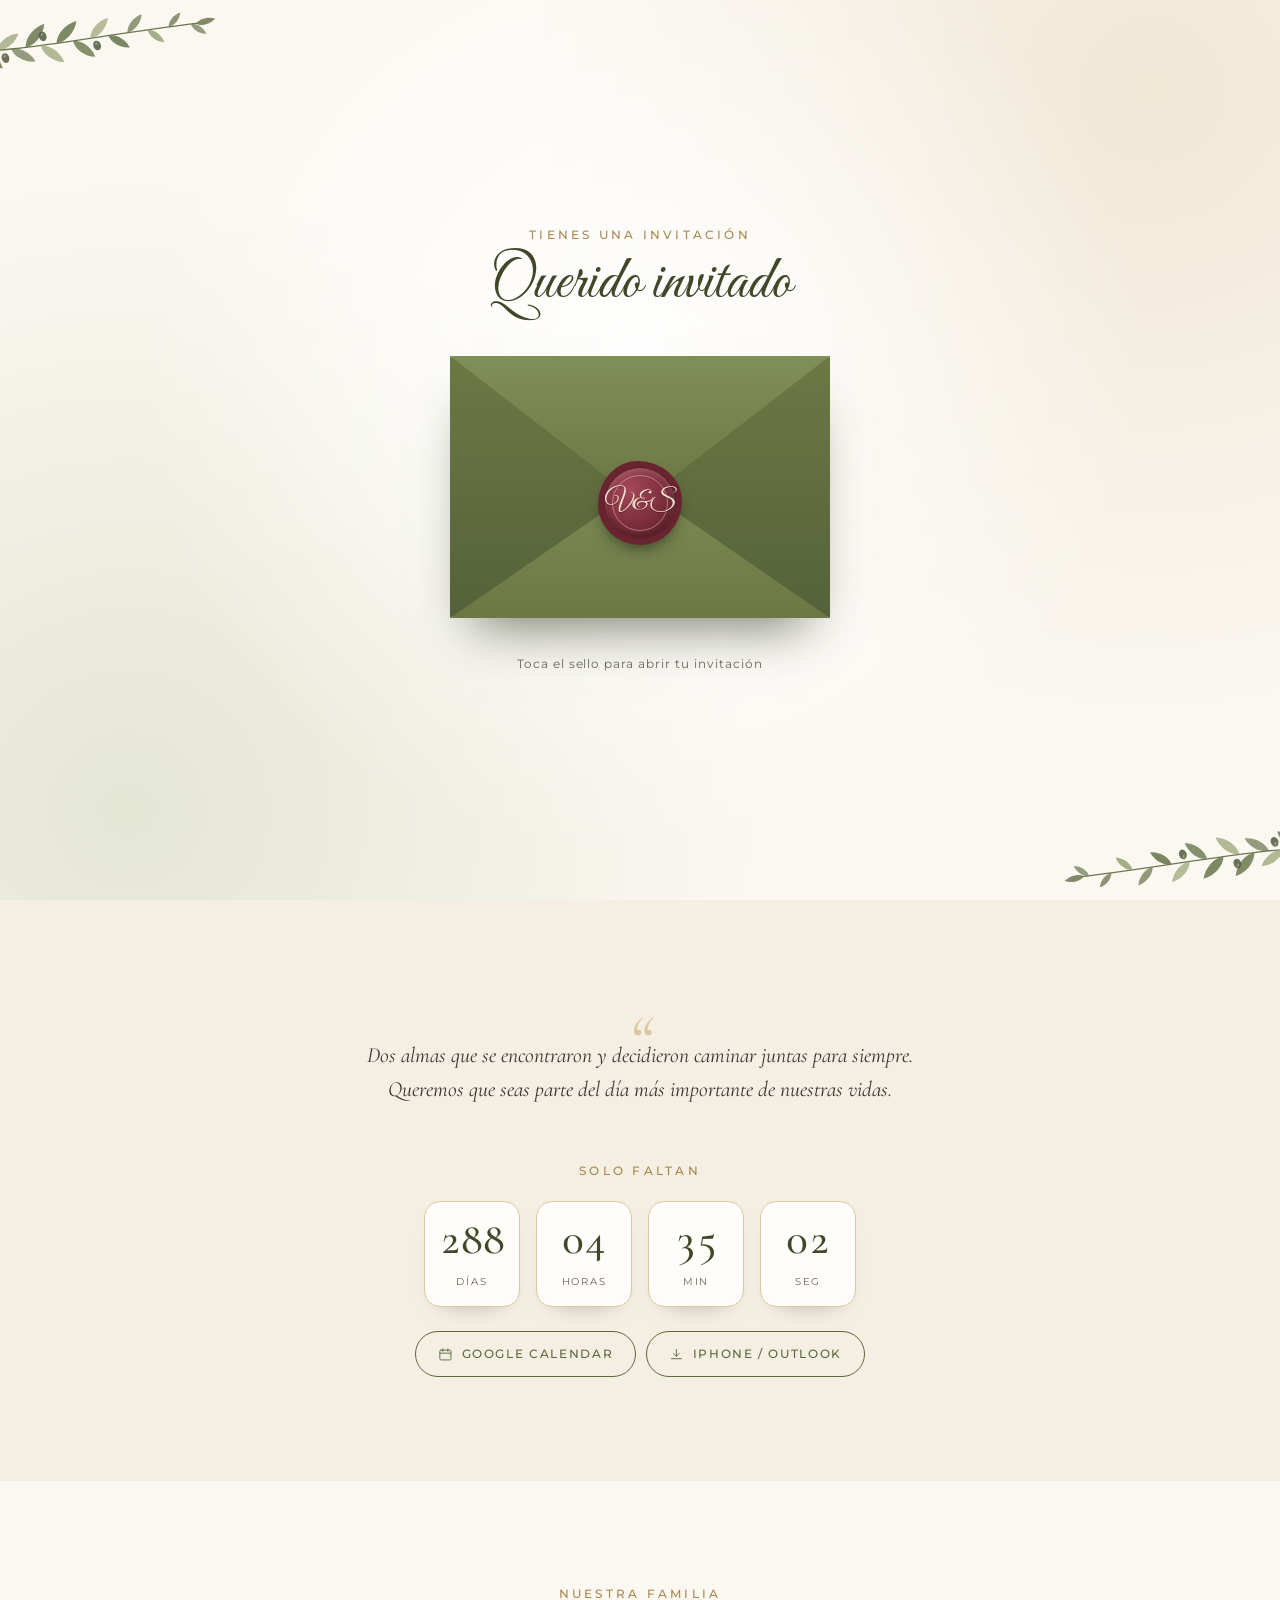
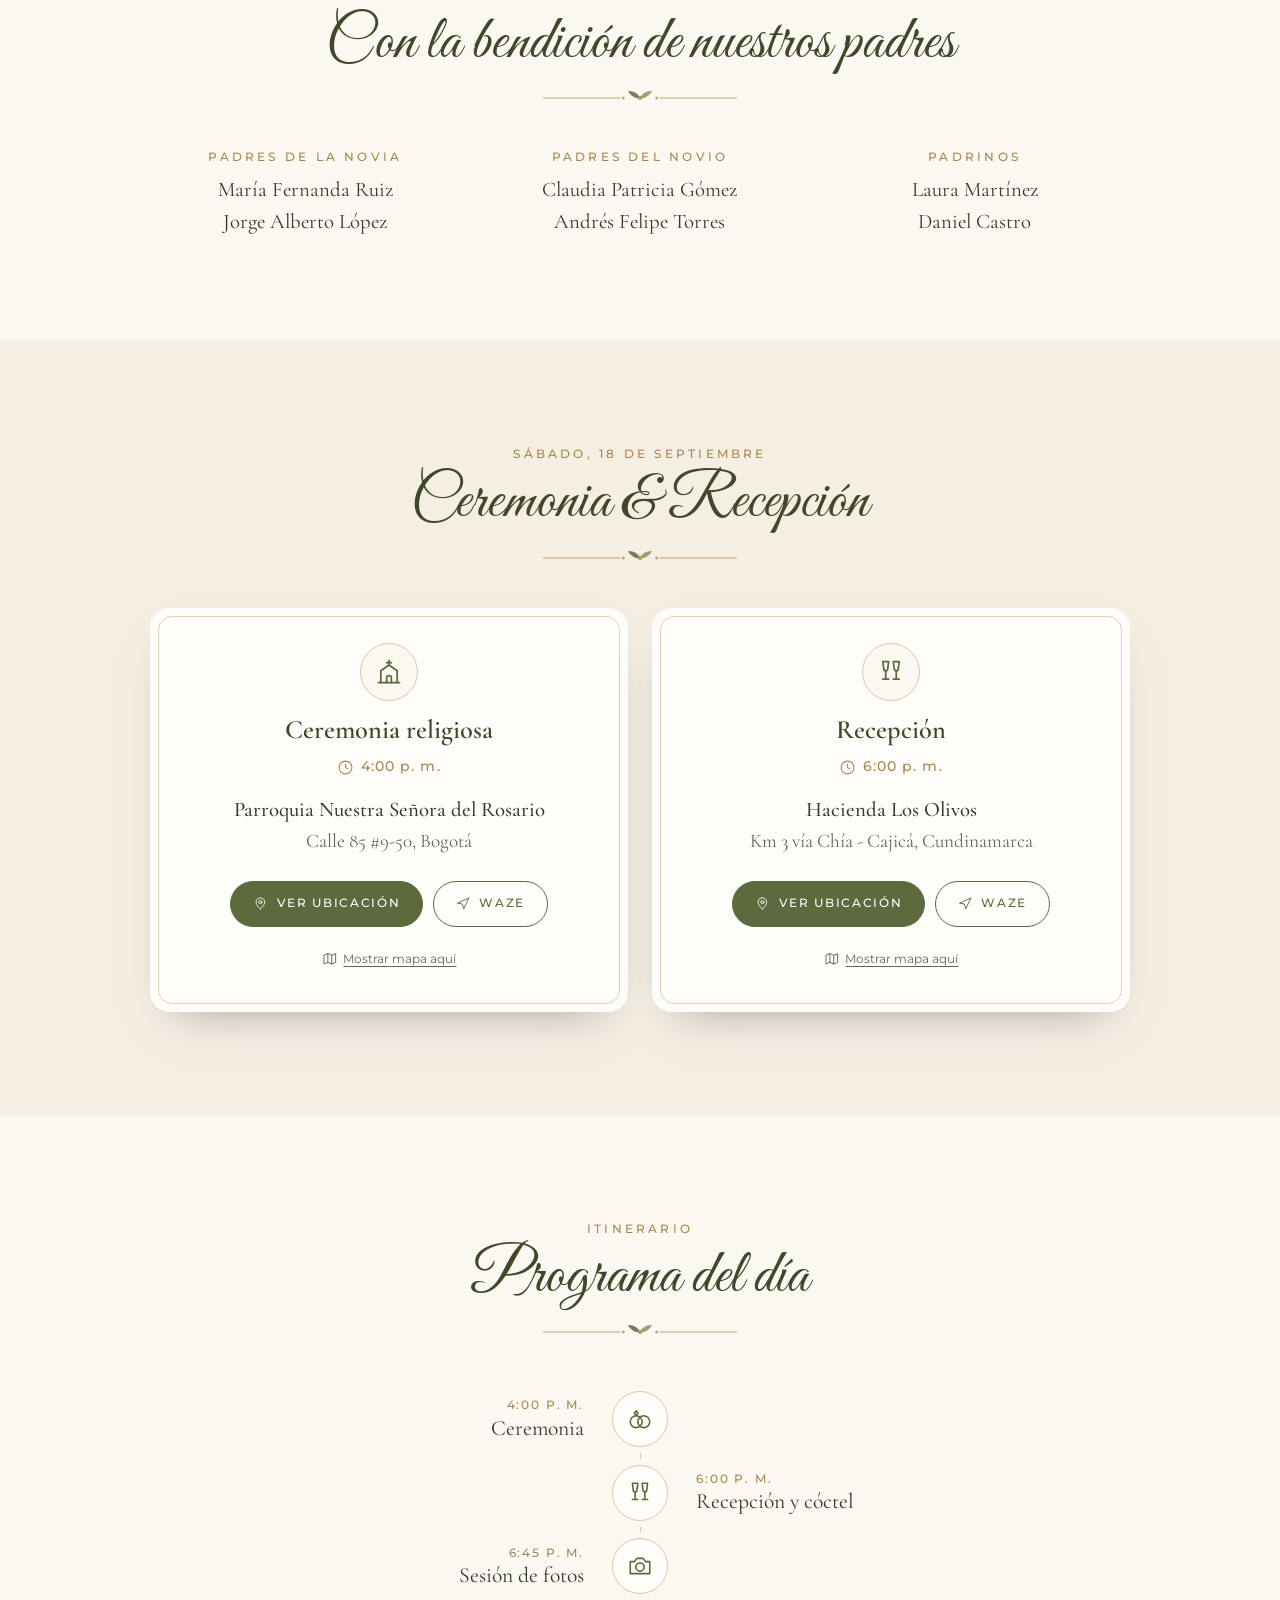
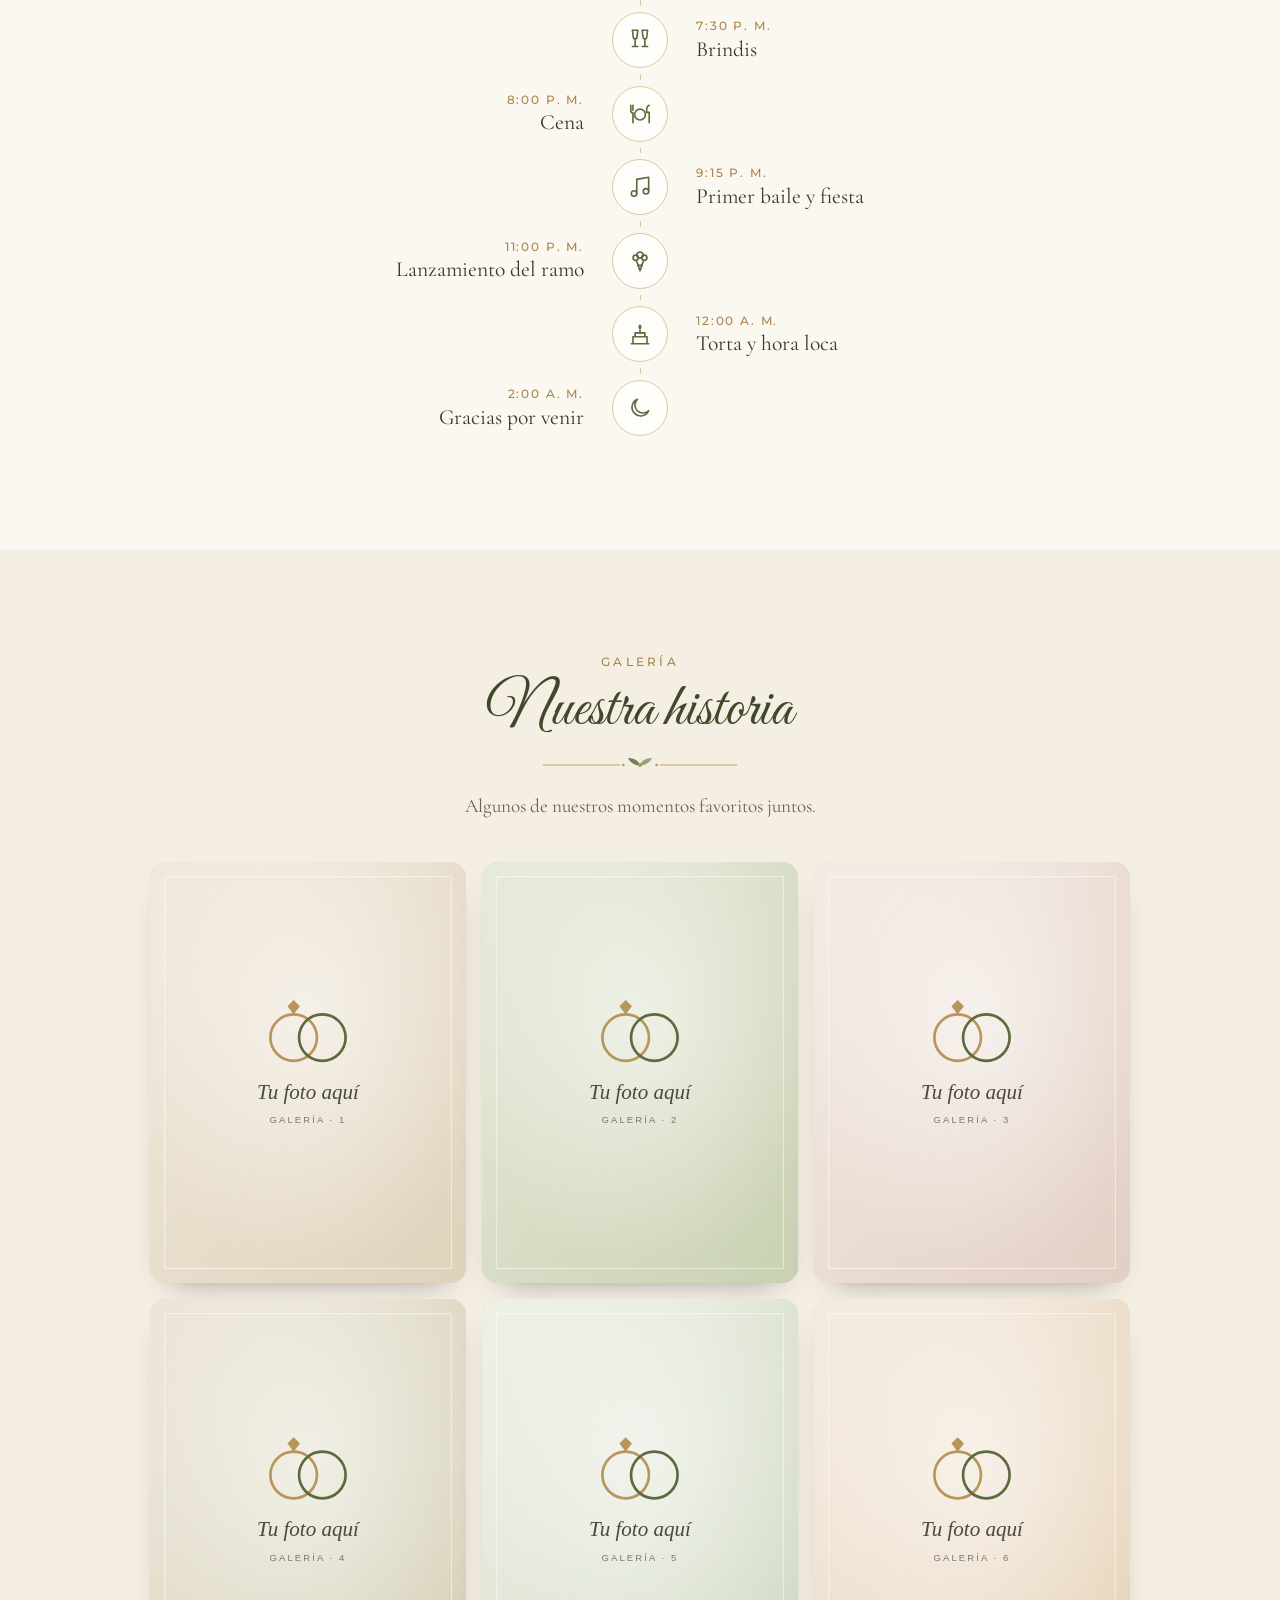
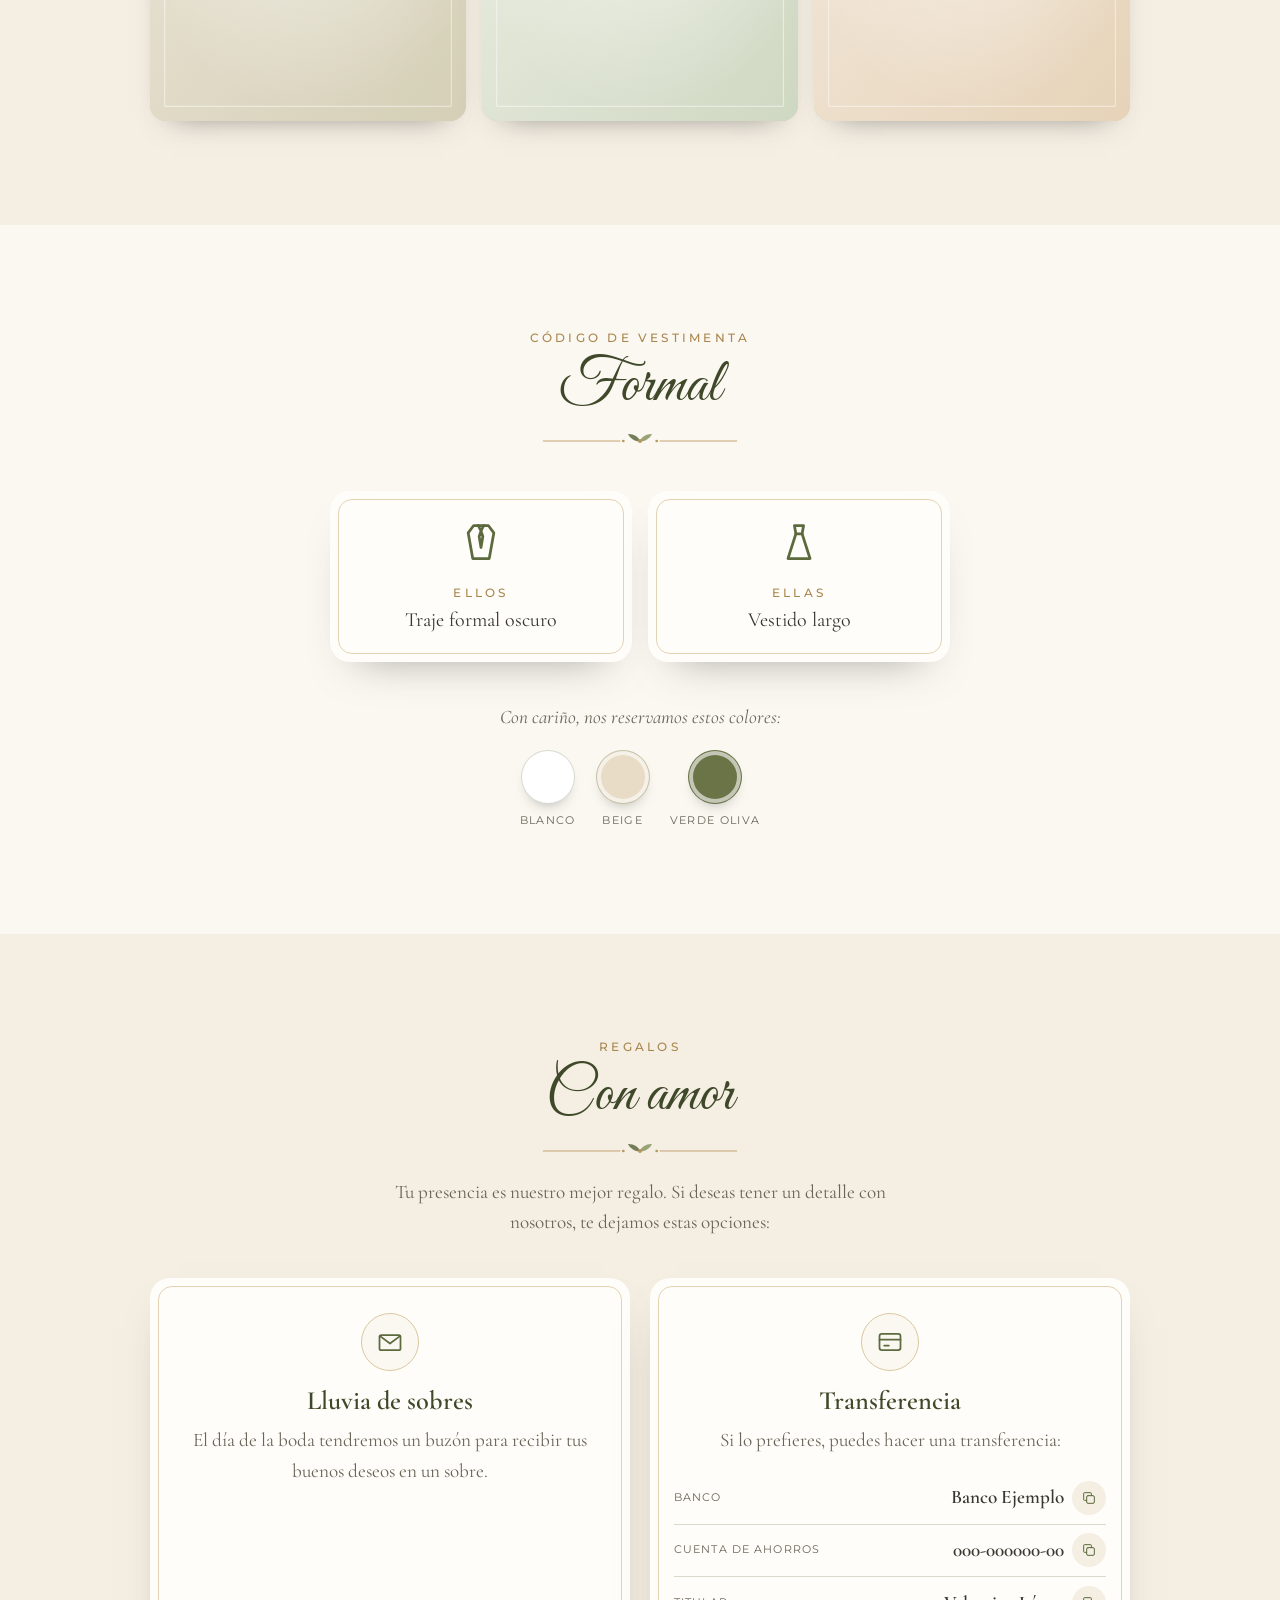
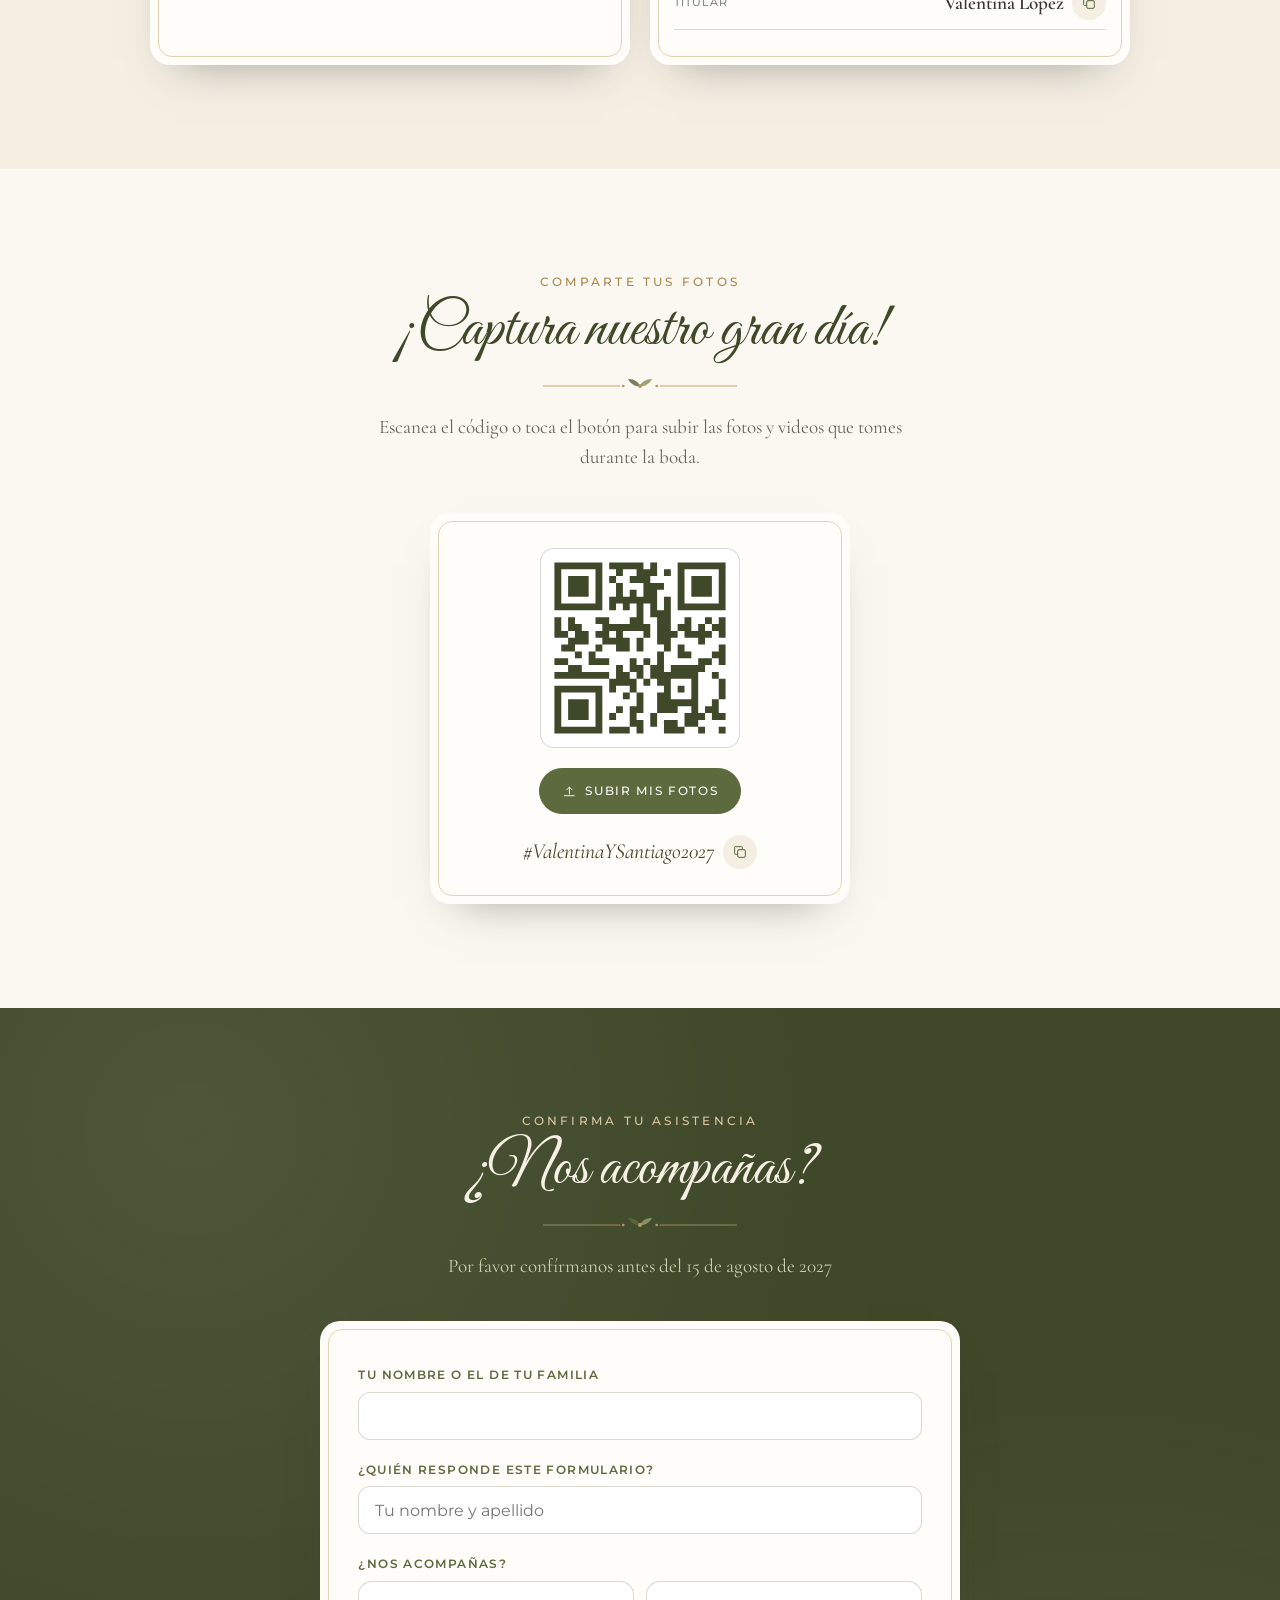
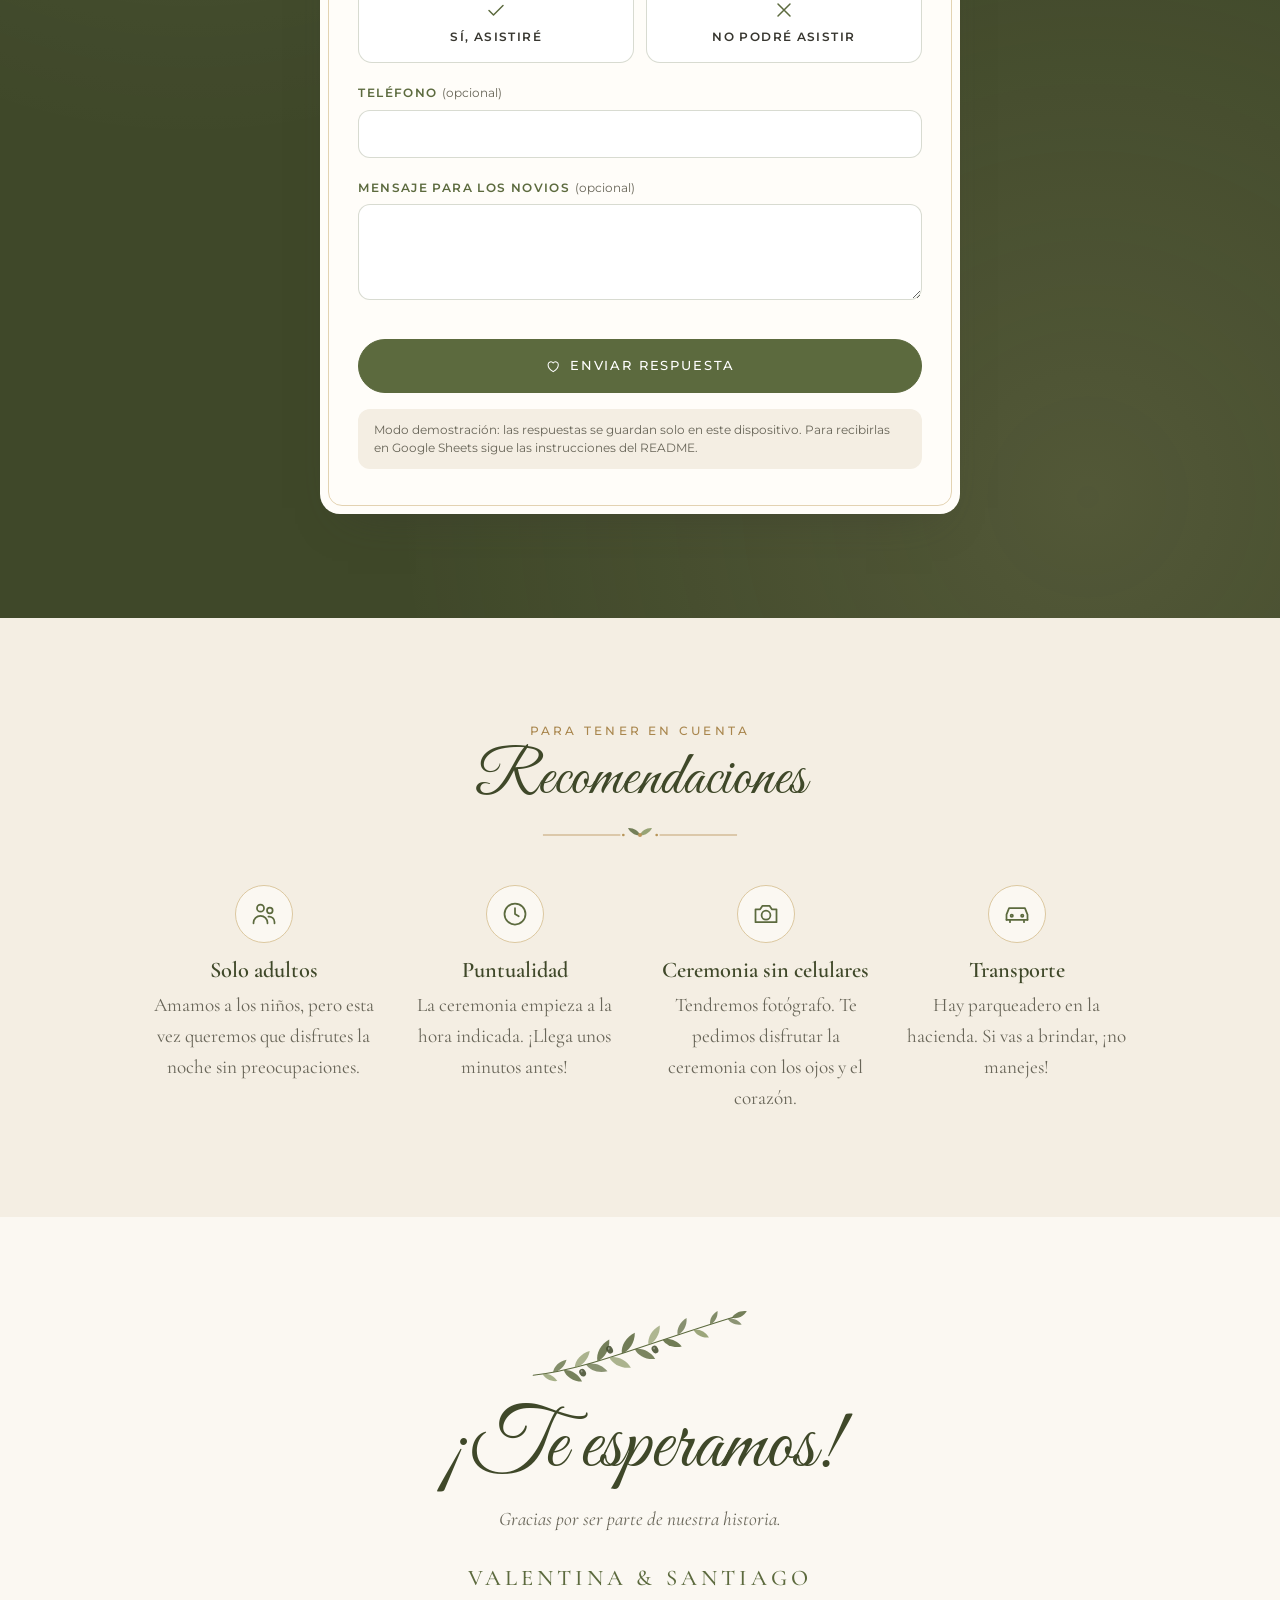
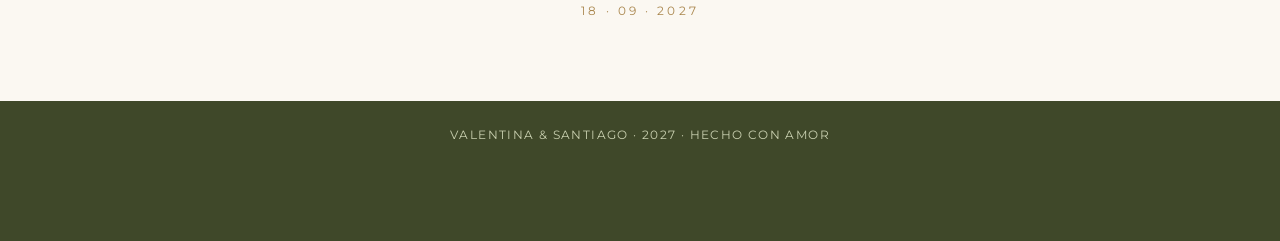
<file: index.html>
<!doctype html>
<html lang="es">
<head>
  <meta charset="utf-8">
  <meta name="viewport" content="width=device-width, initial-scale=1, viewport-fit=cover">
  <!--
    Estos textos son los que aparecen cuando compartes el enlace por WhatsApp,
    Facebook, etc. Cámbialos por los nombres de los novios.
  -->
  <title>Valentina & Santiago · Nuestra boda</title>
  <meta name="description" content="Estás invitado a nuestra boda. Abre tu invitación y confirma tu asistencia.">
  <meta property="og:type" content="website">
  <meta property="og:title" content="Valentina & Santiago · ¡Nos casamos!">
  <meta property="og:description" content="Abre tu invitación y confirma tu asistencia.">
  <meta property="og:url" content="https://malquiel20.github.io/Boda/">
  <meta property="og:image" content="https://malquiel20.github.io/Boda/assets/img/compartir.jpg">
  <meta name="twitter:card" content="summary_large_image">
  <meta name="theme-color" content="#fbf8f2">
  <link rel="icon" href="favicon.svg" type="image/svg+xml">
  <link rel="preload" href="assets/fuentes/great-vibes-latin-400-normal.woff2" as="font" type="font/woff2" crossorigin>
  <link rel="preload" href="assets/fuentes/cormorant-garamond-latin-500-normal.woff2" as="font" type="font/woff2" crossorigin>
  <link rel="stylesheet" href="css/estilos.css">
  <script src="js/config.js" defer></script>
  <script src="js/invitados.js" defer></script>
  <script src="js/vendor/qrcode.js" defer></script>
  <script src="js/utilidades.js" defer></script>
  <script src="js/app.js" defer></script>
</head>
<body class="bloqueado">
  <noscript>
    <p class="sin-js">Para ver la invitación necesitas activar JavaScript en tu navegador.</p>
  </noscript>

  <!-- ===================== SOBRE DE BIENVENIDA ===================== -->
  <div id="sobre" class="sobre-pantalla" role="dialog" aria-modal="true" aria-labelledby="sobre-invitado">
    <img class="rama rama-sobre-1" src="assets/img/rama.svg" alt="" aria-hidden="true">
    <img class="rama rama-sobre-2" src="assets/img/rama.svg" alt="" aria-hidden="true">
    <div class="sobre-textos">
      <p class="eyebrow">Tienes una invitación</p>
      <h1 id="sobre-invitado" class="sobre-invitado">Querido invitado</h1>
      <p id="sobre-cupos" class="sobre-cupos" hidden></p>
    </div>
    <div class="sobre" id="sobre-grafico">
      <div class="sobre-fondo"></div>
      <div class="sobre-carta" aria-hidden="true">
        <span class="carta-eyebrow">Nos casamos</span>
        <span class="carta-nombres" id="carta-nombres"></span>
        <span class="carta-fecha" id="carta-fecha"></span>
      </div>
      <svg class="sobre-frente" viewBox="0 0 100 100" preserveAspectRatio="none" aria-hidden="true" focusable="false">
        <defs>
          <linearGradient id="g-lados" x1="0" y1="0" x2="0" y2="1"><stop offset="0" stop-color="#6c7944"/><stop offset="1" stop-color="#55613a"/></linearGradient>
          <linearGradient id="g-base" x1="0" y1="0" x2="0" y2="1"><stop offset="0" stop-color="#7d8b54"/><stop offset="1" stop-color="#6b7844"/></linearGradient>
        </defs>
        <polygon points="0,0 50,54 0,100" fill="url(#g-lados)"/>
        <polygon points="100,0 50,54 100,100" fill="url(#g-lados)"/>
        <polygon points="0,100 50,50 100,100" fill="url(#g-base)"/>
      </svg>
      <svg class="sobre-solapa" viewBox="0 0 100 100" preserveAspectRatio="none" aria-hidden="true" focusable="false">
        <defs>
          <linearGradient id="g-solapa" x1="0" y1="0" x2="0" y2="1"><stop offset="0" stop-color="#808e57"/><stop offset="1" stop-color="#6a7744"/></linearGradient>
        </defs>
        <polygon points="0,0 100,0 50,100" fill="url(#g-solapa)"/>
      </svg>
      <button type="button" class="sello" id="abrir-sobre" aria-label="Abrir invitación">
        <span class="sello-iniciales" id="sello-iniciales"></span>
      </button>
    </div>
    <p class="sobre-ayuda" id="sobre-ayuda">Toca el sello para abrir tu invitación</p>
  </div>

  <main id="invitacion" class="invitacion">

    <!-- ===================== PORTADA ===================== -->
    <section id="portada" class="portada">
      <img class="rama rama-portada-1" src="assets/img/rama.svg" alt="" aria-hidden="true">
      <img class="rama rama-portada-2" src="assets/img/rama.svg" alt="" aria-hidden="true">
      <p class="eyebrow" id="portada-titulo">¡Nos casamos!</p>
      <div class="arco"><img id="portada-foto" src="assets/img/pareja.svg" alt="Foto de los novios" width="600" height="800"></div>
      <h2 class="nombres" id="portada-nombres" tabindex="-1"></h2>
      <p class="portada-fecha" id="portada-fecha"></p>
      <p class="portada-ciudad" id="portada-ciudad"></p>
      <p class="portada-para" id="portada-para" hidden></p>
      <a class="bajar" href="#cuenta" aria-label="Ver la invitación"></a>
    </section>

    <!-- ===================== FRASE Y CUENTA REGRESIVA ===================== -->
    <section id="cuenta" class="seccion seccion-papel">
      <blockquote class="frase revelar" id="frase"></blockquote>
      <div class="titulo-seccion revelar">
        <p class="eyebrow">Solo faltan</p>
      </div>
      <div class="contador revelar" id="contador" role="timer" aria-live="off">
        <div class="contador-caja"><span class="contador-num" data-unidad="dias">0</span><span class="contador-txt">días</span></div>
        <div class="contador-caja"><span class="contador-num" data-unidad="horas">0</span><span class="contador-txt">horas</span></div>
        <div class="contador-caja"><span class="contador-num" data-unidad="minutos">0</span><span class="contador-txt">min</span></div>
        <div class="contador-caja"><span class="contador-num" data-unidad="segundos">0</span><span class="contador-txt">seg</span></div>
      </div>
      <p class="contador-mensaje revelar" id="contador-mensaje" hidden></p>
      <div class="botones revelar">
        <a class="boton boton-claro" id="cal-google" href="#" target="_blank" rel="noopener"></a>
        <button type="button" class="boton boton-claro" id="cal-ics"></button>
      </div>
    </section>

    <!-- ===================== FAMILIA ===================== -->
    <section id="familia" class="seccion" hidden></section>

    <!-- ===================== CEREMONIA Y RECEPCIÓN ===================== -->
    <section id="eventos" class="seccion seccion-papel" hidden></section>

    <!-- ===================== PROGRAMA ===================== -->
    <section id="programa" class="seccion" hidden></section>

    <!-- ===================== GALERÍA ===================== -->
    <section id="galeria" class="seccion seccion-papel" hidden></section>

    <!-- ===================== VESTIMENTA ===================== -->
    <section id="vestimenta" class="seccion" hidden></section>

    <!-- ===================== REGALOS ===================== -->
    <section id="regalos" class="seccion seccion-papel" hidden></section>

    <!-- ===================== FOTOS (QR) ===================== -->
    <section id="fotos" class="seccion" hidden></section>

    <!-- ===================== CONFIRMAR ASISTENCIA ===================== -->
    <section id="confirmar" class="seccion seccion-oliva">
      <div class="titulo-seccion revelar">
        <p class="eyebrow">Confirma tu asistencia</p>
        <h2>¿Nos acompañas?</h2>
        <img class="divisor" src="assets/img/divisor.svg" alt="" aria-hidden="true">
        <p class="subtitulo" id="rsvp-limite"></p>
      </div>
      <div class="tarjeta tarjeta-rsvp revelar" id="rsvp"></div>
    </section>

    <!-- ===================== RECOMENDACIONES ===================== -->
    <section id="recomendaciones" class="seccion seccion-papel" hidden></section>

    <!-- ===================== CIERRE ===================== -->
    <section id="cierre" class="cierre">
      <img class="rama rama-cierre" src="assets/img/rama.svg" alt="" aria-hidden="true">
      <h2 class="cierre-titulo revelar" id="cierre-titulo">¡Te esperamos!</h2>
      <p class="cierre-texto revelar" id="cierre-texto"></p>
      <p class="cierre-nombres revelar" id="cierre-nombres"></p>
      <p class="cierre-fecha revelar" id="cierre-fecha"></p>
    </section>

    <footer class="pie">
      <p id="pie-texto"></p>
    </footer>
  </main>

  <!-- ===================== BOTONES FLOTANTES ===================== -->
  <a href="#confirmar" class="flotante-confirmar" id="flotante-confirmar" hidden>Confirmar asistencia</a>
  <button type="button" class="disco" id="disco" aria-pressed="false" aria-label="Reproducir música" hidden>
    <span class="disco-etiqueta" aria-hidden="true"></span>
  </button>
  <audio id="musica" loop preload="none"></audio>

  <!-- ===================== VISOR DE FOTOS ===================== -->
  <div class="visor" id="visor" role="dialog" aria-modal="true" aria-label="Foto ampliada" hidden>
    <button type="button" class="visor-boton visor-cerrar" id="visor-cerrar" aria-label="Cerrar"></button>
    <button type="button" class="visor-boton visor-anterior" id="visor-anterior" aria-label="Foto anterior"></button>
    <img id="visor-imagen" alt="">
    <button type="button" class="visor-boton visor-siguiente" id="visor-siguiente" aria-label="Foto siguiente"></button>
    <p class="visor-contador" id="visor-contador"></p>
  </div>

  <div id="petalos" class="petalos" aria-hidden="true"></div>
  <div id="aviso" class="aviso" role="status" aria-live="polite"></div>
</body>
</html>
</file>
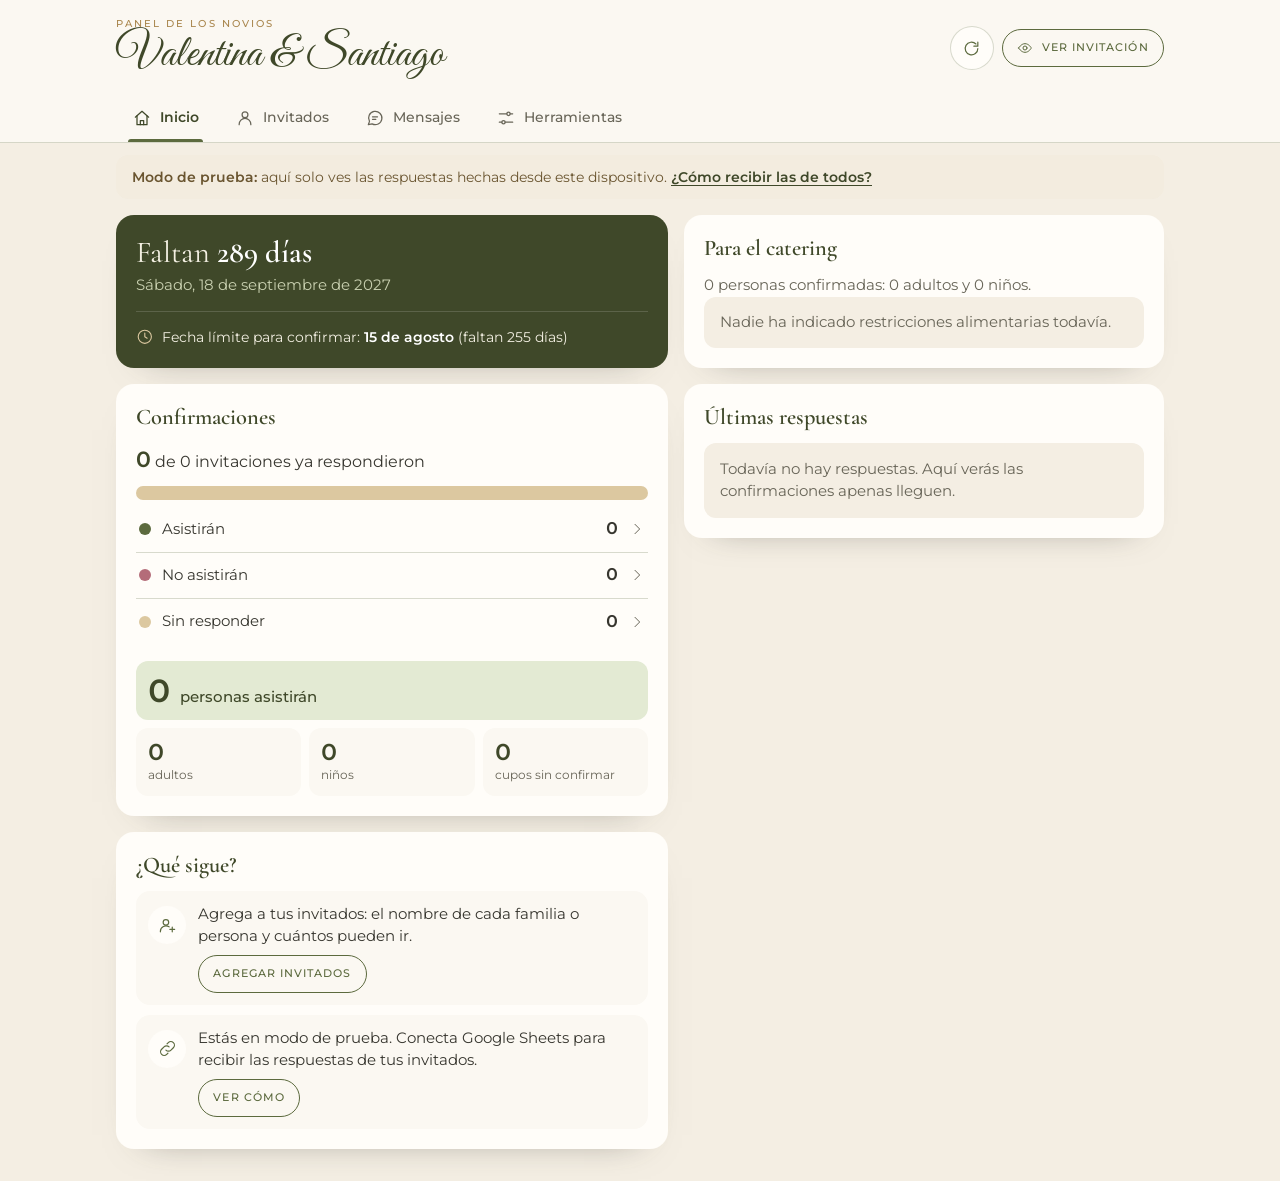
<file: admin.html>
<!doctype html>
<html lang="es">
<head>
  <meta charset="utf-8">
  <meta name="viewport" content="width=device-width, initial-scale=1, viewport-fit=cover">
  <meta name="robots" content="noindex, nofollow">
  <title>Panel de invitados · Boda</title>
  <meta name="theme-color" content="#fbf8f2">
  <link rel="icon" href="favicon.svg" type="image/svg+xml">
  <link rel="stylesheet" href="css/estilos.css">
  <link rel="stylesheet" href="css/admin.css">
  <script src="js/config.js" defer></script>
  <script src="js/invitados.js" defer></script>
  <script src="js/vendor/qrcode.js" defer></script>
  <script src="js/utilidades.js" defer></script>
  <script src="js/admin.js" defer></script>
</head>
<body class="admin">
  <header class="panel-cabecera">
    <div class="panel-ancho panel-cabecera-in">
      <div>
        <p class="eyebrow">Panel de los novios</p>
        <h1 id="admin-titulo">Nuestra boda</h1>
      </div>
      <div class="cabecera-acciones">
        <button type="button" class="boton-icono" id="admin-recargar" aria-label="Actualizar respuestas" title="Actualizar respuestas"></button>
        <a class="boton boton-claro boton-mini boton-ver" id="ver-invitacion" href="./" target="_blank" rel="noopener" aria-label="Ver invitación" data-icono="ojo"><span>Ver invitación</span></a>
      </div>
    </div>
  </header>

  <!-- Menú: abajo en el celular, arriba en el computador -->
  <nav class="pestanas" id="pestanas" aria-label="Secciones del panel">
    <div class="panel-ancho pestanas-in">
      <a href="#inicio" data-pestana="inicio" data-icono="casa"><span>Inicio</span></a>
      <a href="#invitados" data-pestana="invitados" data-icono="personas"><span>Invitados</span><span class="globo" id="globo-pendientes" hidden></span></a>
      <a href="#mensajes" data-pestana="mensajes" data-icono="chat"><span>Mensajes</span></a>
      <a href="#herramientas" data-pestana="herramientas" data-icono="ajustes"><span>Herramientas</span></a>
    </div>
  </nav>

  <div class="panel-ancho panel-avisos">
    <p class="aviso-modo" id="aviso-modo" hidden></p>
    <p class="admin-estado" id="admin-estado" role="status" aria-live="polite"></p>
  </div>

  <!-- Pantalla de clave (solo cuando está conectado a Google Sheets) -->
  <form class="bloqueo" id="admin-conexion" hidden>
    <span class="bloqueo-icono" id="bloqueo-icono"></span>
    <h2>Escribe tu clave</h2>
    <p>Es la clave que pusiste en el script de Google Sheets (<code>CLAVE_ADMIN</code>).</p>
    <label class="visualmente-oculto" for="admin-clave">Clave</label>
    <input id="admin-clave" type="password" autocomplete="current-password" required>
    <button type="submit" class="boton">Ver respuestas</button>
    <p class="bloqueo-error" id="bloqueo-error" role="alert" hidden></p>
  </form>

  <main class="panel-ancho panel-main" id="panel-contenido">

    <!-- ============ INICIO ============ -->
    <section class="pestana" id="p-inicio" aria-labelledby="t-inicio">
      <h2 class="visualmente-oculto" id="t-inicio">Inicio</h2>
      <div class="inicio-grid">
        <div class="columna">
          <article class="tarjeta-panel tarjeta-cuenta" id="cuenta-boda"></article>
          <article class="tarjeta-panel" id="progreso"></article>
          <article class="tarjeta-panel" id="que-sigue"></article>
        </div>
        <div class="columna">
          <article class="tarjeta-panel" id="catering"></article>
          <article class="tarjeta-panel" id="ultimas"></article>
        </div>
      </div>
    </section>

    <!-- ============ INVITADOS ============ -->
    <section class="pestana" id="p-invitados" aria-labelledby="t-invitados" hidden>
      <div class="tab-cabeza">
        <h2 id="t-invitados">Invitados</h2>
        <p>Agrega a cada familia o persona, elige cuántos pueden ir y envíale su invitación por WhatsApp.</p>
      </div>

      <button type="button" class="boton boton-grande boton-agregar" id="abrir-agregar" data-icono="agregar"><span>Agregar invitado</span></button>

      <form class="tarjeta-panel form-invitado" id="form-invitado" novalidate hidden>
        <h3 class="tarjeta-titulo" id="form-invitado-titulo">Nuevo invitado</h3>
        <input type="hidden" id="inv-codigo">
        <div class="campo-panel">
          <label for="inv-nombre">Nombre de la invitación</label>
          <input id="inv-nombre" placeholder="Ej: Familia Pérez, Ana y Luis…" autocomplete="off">
          <p class="ayuda-panel">Puede ser una persona, una pareja o toda una familia. Así aparecerá en el sobre.</p>
        </div>
        <div class="campo-panel">
          <span class="etiqueta-panel" id="inv-cupos-etiqueta">¿Cuántas personas pueden ir?</span>
          <div class="contador-cupos" role="group" aria-labelledby="inv-cupos-etiqueta">
            <button type="button" class="paso" data-paso="-1" aria-label="Una persona menos">−</button>
            <input id="inv-cupos" type="number" inputmode="numeric" min="1" max="30" value="2" aria-label="Número de personas">
            <button type="button" class="paso" data-paso="1" aria-label="Una persona más">+</button>
          </div>
          <p class="ayuda-panel">En el formulario no podrán confirmar más personas que este número.</p>
        </div>
        <div class="campo-panel">
          <label for="inv-telefono">WhatsApp <span class="opcional">(opcional)</span></label>
          <input id="inv-telefono" type="tel" inputmode="tel" placeholder="Ej: 300 123 4567" autocomplete="off">
          <p class="ayuda-panel">Si lo escribes, el mensaje se abre directo en su chat. Si no, eliges el contacto en WhatsApp.</p>
        </div>
        <p class="bloqueo-error" id="inv-error" role="alert" hidden></p>
        <div class="admin-fila">
          <button type="submit" class="boton" id="inv-guardar">Guardar invitado</button>
          <button type="button" class="boton boton-claro" id="inv-cancelar">Cancelar</button>
        </div>
      </form>

      <div class="tarjeta-panel listo-invitado" id="listo-invitado" role="status" hidden></div>

      <input type="search" class="buscador" id="buscar" placeholder="Buscar por nombre…" aria-label="Buscar invitado">
      <div class="filtros" id="filtros" role="group" aria-label="Mostrar invitados"></div>
      <div class="lista-invitados" id="lista-invitados"></div>
    </section>

    <!-- ============ MENSAJES ============ -->
    <section class="pestana" id="p-mensajes" aria-labelledby="t-mensajes" hidden>
      <div class="tab-cabeza">
        <h2 id="t-mensajes">Mensajes y canciones</h2>
        <p>Lo que les escribieron sus invitados al confirmar.</p>
      </div>
      <div class="mensajes-grid">
        <div class="lista-mensajes" id="mensajes"></div>
        <article class="tarjeta-panel" id="canciones"></article>
      </div>
    </section>

    <!-- ============ HERRAMIENTAS ============ -->
    <section class="pestana" id="p-herramientas" aria-labelledby="t-herramientas" hidden>
      <div class="tab-cabeza">
        <h2 id="t-herramientas">Herramientas</h2>
      </div>
      <div class="herramientas-grid">
        <article class="tarjeta-panel" id="h-excel">
          <h3 class="tarjeta-titulo" data-icono="tabla">Descargar en Excel</h3>
          <p class="texto-suave">Para revisar las respuestas con calma o pasarle la lista al catering y a quien organiza las mesas.</p>
          <div class="opciones-descarga">
            <button type="button" class="opcion-descarga descarga" id="exportar-respuestas">
              <strong>Respuestas por invitación</strong><span>Una fila por invitación: estado, personas, mensaje.</span>
            </button>
            <button type="button" class="opcion-descarga descarga" id="exportar-asistentes">
              <strong>Lista de asistentes</strong><span>Una fila por persona, con sus restricciones alimentarias.</span>
            </button>
          </div>
        </article>

        <article class="tarjeta-panel" id="h-qr">
          <h3 class="tarjeta-titulo" data-icono="qr">Códigos QR para imprimir</h3>
          <p class="texto-suave">Ponlos en las mesas el día de la boda o en invitaciones impresas.</p>
          <div class="qr-grid" id="qr-grid"></div>
        </article>

        <article class="tarjeta-panel" id="h-varios">
          <h3 class="tarjeta-titulo" data-icono="agregar">Agregar varios invitados a la vez</h3>
          <p class="texto-suave">¿Tienes la lista en Excel? Copia las columnas <strong>nombre</strong> y <strong>cupos</strong> (y el teléfono, si quieres) y pégalas aquí. También puedes escribirla: una invitación por línea.</p>
          <label class="visualmente-oculto" for="varios-entrada">Lista de invitados</label>
          <textarea id="varios-entrada" rows="6" placeholder="Familia Pérez, 4&#10;Ana y Luis, 2, 300 123 4567&#10;Carolina Mejía, 1"></textarea>
          <div class="admin-fila">
            <button type="button" class="boton" id="varios-agregar">Agregar a la lista</button>
          </div>
          <div class="gen-resumen" id="varios-resultado" role="status" hidden></div>
        </article>

        <article class="tarjeta-panel" id="h-conexion"></article>
      </div>
    </section>
  </main>

  <div id="aviso" class="aviso" role="status" aria-live="polite"></div>
</body>
</html>
</file>
<file: css/estilos.css>
/* =====================================================================
   ESTILOS DE LA INVITACIÓN
   Para cambiar los colores de toda la página, modifica las variables
   que están justo debajo (--oliva, --dorado, --vino, etc.).
   ===================================================================== */

@font-face { font-family: "Great Vibes"; src: url("../assets/fuentes/great-vibes-latin-400-normal.woff2") format("woff2"); font-weight: 400; font-display: swap; }
@font-face { font-family: "Cormorant Garamond"; src: url("../assets/fuentes/cormorant-garamond-latin-400-normal.woff2") format("woff2"); font-weight: 400; font-display: swap; }
@font-face { font-family: "Cormorant Garamond"; src: url("../assets/fuentes/cormorant-garamond-latin-500-normal.woff2") format("woff2"); font-weight: 500; font-display: swap; }
@font-face { font-family: "Cormorant Garamond"; src: url("../assets/fuentes/cormorant-garamond-latin-600-normal.woff2") format("woff2"); font-weight: 600; font-display: swap; }
@font-face { font-family: "Cormorant Garamond"; src: url("../assets/fuentes/cormorant-garamond-latin-400-italic.woff2") format("woff2"); font-weight: 400; font-style: italic; font-display: swap; }
@font-face { font-family: "Cormorant Garamond"; src: url("../assets/fuentes/cormorant-garamond-latin-500-italic.woff2") format("woff2"); font-weight: 500; font-style: italic; font-display: swap; }
@font-face { font-family: "Montserrat"; src: url("../assets/fuentes/montserrat-latin-300-normal.woff2") format("woff2"); font-weight: 300; font-display: swap; }
@font-face { font-family: "Montserrat"; src: url("../assets/fuentes/montserrat-latin-400-normal.woff2") format("woff2"); font-weight: 400; font-display: swap; }
@font-face { font-family: "Montserrat"; src: url("../assets/fuentes/montserrat-latin-500-normal.woff2") format("woff2"); font-weight: 500; font-display: swap; }
@font-face { font-family: "Montserrat"; src: url("../assets/fuentes/montserrat-latin-600-normal.woff2") format("woff2"); font-weight: 600; font-display: swap; }

:root {
  --marfil: #fbf8f2;
  --papel: #f4eee3;
  --blanco: #fffdf9;
  --oliva: #5c6a3e;
  --oliva-oscuro: #3f4829;
  --oliva-claro: #8d9a68;
  --salvia: #c9d0b0;
  --dorado: #a9864d;
  --dorado-claro: #dcc8a0;
  --vino: #7b2d3b;
  --tinta: #37362f;
  --tinta-suave: #686558;
  --linea: rgba(92, 106, 62, 0.24);
  --sombra: 0 22px 44px -28px rgba(55, 54, 47, 0.5);
  --radio: 20px;
  --fuente-script: "Great Vibes", "Brush Script MT", cursive;
  --fuente-serif: "Cormorant Garamond", Georgia, "Times New Roman", serif;
  --fuente-sans: "Montserrat", system-ui, -apple-system, "Segoe UI", sans-serif;
}

/* ---------- Base ---------- */
*, *::before, *::after { box-sizing: border-box; }
html { scroll-behavior: smooth; -webkit-text-size-adjust: 100%; }
body {
  margin: 0;
  background: var(--marfil);
  color: var(--tinta);
  font-family: var(--fuente-serif);
  font-size: 1.15rem;
  line-height: 1.6;
  overflow-x: hidden;
  -webkit-font-smoothing: antialiased;
}
body.bloqueado, body.sin-scroll { overflow: hidden; }
img { max-width: 100%; display: block; }
[hidden] { display: none !important; }
a { color: inherit; }
h1, h2, h3, p { margin: 0; }
button { font: inherit; color: inherit; }
:focus-visible { outline: 2px solid var(--dorado); outline-offset: 3px; }

.sin-js { padding: 2rem; text-align: center; font-family: var(--fuente-sans); }

.eyebrow {
  font-family: var(--fuente-sans);
  font-size: 0.72rem;
  font-weight: 500;
  letter-spacing: 0.28em;
  text-transform: uppercase;
  color: var(--dorado);
}

.icono { width: 1.25em; height: 1.25em; flex: none; }

.rama { position: absolute; pointer-events: none; user-select: none; }

/* ---------- Botones ---------- */
.botones { display: flex; flex-wrap: wrap; justify-content: center; gap: 0.65rem; margin-top: 1.5rem; }
.boton {
  display: inline-flex;
  align-items: center;
  justify-content: center;
  gap: 0.55rem;
  min-height: 46px;
  padding: 0.75rem 1.35rem;
  border: 1px solid var(--oliva);
  border-radius: 999px;
  background: var(--oliva);
  color: #fff;
  font-family: var(--fuente-sans);
  font-size: 0.74rem;
  font-weight: 500;
  letter-spacing: 0.14em;
  text-transform: uppercase;
  text-decoration: none;
  cursor: pointer;
  transition: background 0.25s, color 0.25s, transform 0.25s, box-shadow 0.25s;
}
.boton:hover { background: var(--oliva-oscuro); transform: translateY(-1px); box-shadow: 0 10px 20px -12px rgba(63, 72, 41, 0.7); }
.boton:disabled { opacity: 0.6; cursor: wait; transform: none; }
.boton-claro { background: transparent; color: var(--oliva); }
.boton-claro:hover { background: var(--oliva); color: #fff; }
.boton-grande { width: 100%; min-height: 54px; font-size: 0.82rem; margin-top: 0.5rem; }

.enlace-texto {
  display: inline-flex;
  align-items: center;
  gap: 0.4rem;
  margin-top: 1rem;
  padding: 0.4rem;
  border: 0;
  background: none;
  color: var(--tinta-suave);
  font-family: var(--fuente-sans);
  font-size: 0.78rem;
  text-decoration: underline;
  text-underline-offset: 3px;
  cursor: pointer;
}

.copiar-mini {
  display: inline-grid;
  place-items: center;
  width: 34px;
  height: 34px;
  flex: none;
  border: 0;
  border-radius: 50%;
  background: var(--papel);
  color: var(--oliva);
  cursor: pointer;
  transition: background 0.2s;
}
.copiar-mini:hover { background: var(--salvia); }
.copiar-mini .icono { width: 16px; height: 16px; }

/* =====================================================================
   SOBRE DE BIENVENIDA
   ===================================================================== */
.sobre-pantalla {
  position: fixed;
  inset: 0;
  z-index: 100;
  display: flex;
  flex-direction: column;
  align-items: center;
  justify-content: center;
  gap: 2.25rem;
  padding: 2rem 1rem;
  overflow: hidden;
  text-align: center;
  background:
    radial-gradient(circle at 50% 40%, rgba(255, 255, 255, 0.95), rgba(255, 255, 255, 0) 60%),
    radial-gradient(circle at 10% 90%, rgba(201, 208, 176, 0.45), transparent 45%),
    radial-gradient(circle at 90% 10%, rgba(220, 200, 160, 0.35), transparent 45%),
    var(--marfil);
  transition: opacity 0.8s ease, transform 0.8s ease;
}
.sobre-pantalla.saliendo { opacity: 0; transform: scale(1.04); pointer-events: none; }
.sobre-textos, .sobre-ayuda { position: relative; transition: opacity 0.5s ease; }
.sobre-pantalla.abriendo .sobre-textos, .sobre-pantalla.abriendo .sobre-ayuda { opacity: 0; }

.rama-sobre-1 { top: -12px; left: -60px; width: 280px; transform: rotate(10deg); opacity: 0.9; }
.rama-sobre-2 { bottom: -12px; right: -60px; width: 280px; transform: rotate(190deg); opacity: 0.9; }

.sobre-invitado {
  margin: 0.35rem 0 0.25rem;
  font-family: var(--fuente-script);
  font-weight: 400;
  font-size: clamp(2.5rem, 11vw, 3.8rem);
  line-height: 1.1;
  color: var(--oliva-oscuro);
}
.sobre-cupos {
  font-family: var(--fuente-sans);
  font-size: 0.74rem;
  letter-spacing: 0.18em;
  text-transform: uppercase;
  color: var(--tinta-suave);
}
.sobre-ayuda {
  font-family: var(--fuente-sans);
  font-size: 0.78rem;
  letter-spacing: 0.08em;
  color: var(--tinta-suave);
}

.sobre {
  position: relative;
  width: min(84vw, 380px);
  aspect-ratio: 1.45;
  perspective: 1400px;
  cursor: pointer;
}
.sobre-fondo {
  position: absolute;
  inset: 0;
  border-radius: 8px;
  background: linear-gradient(180deg, #48532f, #3c4527);
  box-shadow: 0 30px 50px -24px rgba(40, 45, 25, 0.65);
}
.sobre-carta {
  position: absolute;
  z-index: 2;
  left: 6%;
  right: 6%;
  top: 5%;
  height: 90%;
  display: flex;
  flex-direction: column;
  align-items: center;
  justify-content: flex-start;
  gap: 0.2rem;
  padding: 1.2rem 1rem 1rem;
  border-radius: 6px;
  background: var(--blanco);
  box-shadow: inset 0 0 0 6px var(--blanco), inset 0 0 0 7px var(--dorado-claro);
  transition: transform 1s cubic-bezier(0.22, 0.8, 0.25, 1) 0.6s;
}
.carta-eyebrow { font-family: var(--fuente-sans); font-size: 0.6rem; letter-spacing: 0.3em; text-transform: uppercase; color: var(--dorado); }
.carta-nombres { font-family: var(--fuente-script); font-size: clamp(1.7rem, 7vw, 2.3rem); line-height: 1.15; color: var(--oliva-oscuro); }
.carta-fecha { font-family: var(--fuente-sans); font-size: 0.68rem; letter-spacing: 0.2em; color: var(--tinta-suave); }

.sobre-frente, .sobre-solapa { position: absolute; display: block; left: 0; width: 100%; overflow: visible; }
.sobre-frente { z-index: 3; top: 0; height: 100%; }
.sobre-solapa {
  z-index: 4;
  top: 0;
  height: 56%;
  transform-origin: top center;
  transition: transform 0.7s ease 0.2s, z-index 0s linear 0.55s;
}
.sobre.abierto .sobre-solapa { transform: rotateX(180deg); z-index: 1; }
.sobre.abierto .sobre-carta { transform: translateY(-58%); }

.sello {
  position: absolute;
  z-index: 5;
  top: 56%;
  left: 50%;
  width: 84px;
  height: 84px;
  display: grid;
  place-items: center;
  padding: 0;
  border: 0;
  border-radius: 47% 53% 49% 51% / 52% 47% 53% 48%;
  background: #6a2431;
  box-shadow: 0 8px 16px -6px rgba(0, 0, 0, 0.55);
  color: #f4dccb;
  cursor: pointer;
  transform: translate(-50%, -50%);
  transition: opacity 0.35s ease, transform 0.35s ease;
  animation: latido 2.6s ease-in-out infinite;
}
.sello-iniciales {
  position: relative;
  display: grid;
  place-items: center;
  width: 70px;
  height: 70px;
  border-radius: 50%;
  background: radial-gradient(circle at 35% 30%, #a54859 0%, var(--vino) 55%, #561c27 100%);
  box-shadow: inset 0 -3px 6px rgba(0, 0, 0, 0.25), inset 0 3px 5px rgba(255, 255, 255, 0.18), 0 0 0 1px rgba(0, 0, 0, 0.15);
  font-family: var(--fuente-script);
  font-size: 1.75rem;
  line-height: 1;
  text-shadow: 0 1px 0 rgba(0, 0, 0, 0.3);
}
.sello-iniciales::after {
  content: "";
  position: absolute;
  inset: 7px;
  border-radius: 50%;
  border: 1px solid rgba(244, 220, 203, 0.45);
}
.sobre-pantalla:focus { outline: none; }
.sobre.abierto .sello { opacity: 0; transform: translate(-50%, -50%) scale(0.5); animation: none; }

@keyframes latido {
  0%, 100% { transform: translate(-50%, -50%) scale(1); }
  50% { transform: translate(-50%, -50%) scale(1.07); }
}

/* Pétalos */
.petalos { position: fixed; inset: 0; z-index: 120; overflow: hidden; pointer-events: none; }
.petalo {
  position: absolute;
  top: -6vh;
  border-radius: 80% 0 80% 0;
  opacity: 0.95;
  box-shadow: 0 1px 2px rgba(0, 0, 0, 0.08);
  animation-name: caer;
  animation-timing-function: linear;
  animation-fill-mode: forwards;
}
@keyframes caer {
  to { transform: translate(var(--deriva), 112vh) rotate(var(--giro)); opacity: 0.3; }
}

/* =====================================================================
   PORTADA
   ===================================================================== */
.portada {
  position: relative;
  min-height: 100vh;
  min-height: 100svh;
  display: flex;
  flex-direction: column;
  align-items: center;
  justify-content: center;
  gap: 1rem;
  padding: 4.5rem 1.25rem 5.5rem;
  overflow: hidden;
  text-align: center;
  background:
    radial-gradient(circle at 50% 35%, rgba(255, 255, 255, 0.9), transparent 55%),
    radial-gradient(circle at 0% 100%, rgba(201, 208, 176, 0.35), transparent 40%),
    var(--marfil);
}
.rama-portada-1 { top: -6px; left: -70px; width: min(70vw, 340px); transform: rotate(12deg); }
.rama-portada-2 { bottom: -6px; right: -70px; width: min(70vw, 340px); transform: rotate(192deg); }

.arco {
  width: min(62vw, 290px);
  aspect-ratio: 3 / 4;
  padding: 8px;
  border: 1px solid var(--dorado-claro);
  border-radius: 999px 999px 22px 22px;
  background: var(--blanco);
  box-shadow: var(--sombra);
}
.arco img { width: 100%; height: 100%; object-fit: cover; border-radius: 999px 999px 15px 15px; }

.nombres {
  margin-top: 0.5rem;
  font-family: var(--fuente-script);
  font-weight: 400;
  font-size: clamp(3.1rem, 13vw, 5.6rem);
  line-height: 1;
  color: var(--oliva-oscuro);
}
.nombres:focus { outline: none; }
.nombres .nombre { display: block; }
.nombres .y { display: block; font-size: 0.55em; line-height: 1.3; color: var(--dorado); }
.portada-fecha {
  font-family: var(--fuente-sans);
  font-size: 0.74rem;
  font-weight: 500;
  letter-spacing: 0.15em;
  text-transform: uppercase;
  color: var(--oliva);
}
.portada-ciudad { font-style: italic; color: var(--tinta-suave); }
.portada-para {
  padding: 0.5rem 1.1rem;
  border: 1px solid var(--dorado-claro);
  border-radius: 999px;
  background: var(--blanco);
  font-family: var(--fuente-sans);
  font-size: 0.78rem;
  color: var(--tinta-suave);
}
.portada-para strong { color: var(--oliva-oscuro); font-weight: 600; }

.bajar {
  position: absolute;
  bottom: 1.6rem;
  left: 50%;
  width: 30px;
  height: 30px;
  margin-left: -15px;
  border-right: 1.5px solid var(--dorado);
  border-bottom: 1.5px solid var(--dorado);
  transform: rotate(45deg);
  animation: rebote 2.2s ease-in-out infinite;
}
@keyframes rebote {
  0%, 100% { transform: translateY(0) rotate(45deg); opacity: 0.6; }
  50% { transform: translateY(8px) rotate(45deg); opacity: 1; }
}

/* Entrada de la portada al abrir el sobre */
.portada > :not(.rama) { transition: opacity 1.1s ease, transform 1.1s ease; }
body:not(.abierta) .portada > :not(.rama) { opacity: 0; transform: translateY(18px); }
.portada > :nth-child(3) { transition-delay: 0.1s; }
.portada > :nth-child(4) { transition-delay: 0.25s; }
.portada > :nth-child(5) { transition-delay: 0.45s; }
.portada > :nth-child(6) { transition-delay: 0.6s; }
.portada > :nth-child(7) { transition-delay: 0.7s; }
.portada > :nth-child(8) { transition-delay: 0.8s; }
.portada > :nth-child(9) { transition-delay: 1s; }

/* =====================================================================
   SECCIONES
   ===================================================================== */
.seccion { position: relative; padding: 5rem 1.25rem; }
.seccion > * { max-width: 980px; margin-left: auto; margin-right: auto; }
.seccion-papel { background: var(--papel); }
.seccion-oliva {
  background:
    radial-gradient(circle at 15% 10%, rgba(255, 255, 255, 0.08), transparent 40%),
    radial-gradient(circle at 85% 90%, rgba(220, 200, 160, 0.12), transparent 45%),
    var(--oliva-oscuro);
  color: #f3efe2;
}

.titulo-seccion { margin-bottom: 2.5rem; text-align: center; }
.titulo-seccion h2 {
  margin-top: 0.3rem;
  font-family: var(--fuente-script);
  font-weight: 400;
  font-size: clamp(2.6rem, 10vw, 3.8rem);
  line-height: 1.15;
  color: var(--oliva-oscuro);
}
.divisor { width: 200px; margin: 0.6rem auto 0; }
.subtitulo { max-width: 34rem; margin: 1rem auto 0; color: var(--tinta-suave); }
.seccion-oliva .titulo-seccion h2 { color: #f6f1e4; }
.seccion-oliva .eyebrow { color: var(--dorado-claro); }
.seccion-oliva .subtitulo { color: var(--salvia); }

.tarjeta {
  position: relative;
  padding: 2.2rem 1.5rem;
  border-radius: var(--radio);
  background: var(--blanco);
  box-shadow: var(--sombra);
}
.tarjeta::before {
  content: "";
  position: absolute;
  inset: 8px;
  border: 1px solid var(--dorado-claro);
  border-radius: calc(var(--radio) - 6px);
  pointer-events: none;
  opacity: 0.8;
}

.evento-icono {
  display: inline-grid;
  place-items: center;
  width: 58px;
  height: 58px;
  margin-bottom: 0.9rem;
  border: 1px solid var(--dorado-claro);
  border-radius: 50%;
  background: var(--marfil);
  color: var(--oliva);
}
.evento-icono .icono { width: 28px; height: 28px; }

/* ---------- Frase y contador ---------- */
.frase { max-width: 38rem; margin: 0 auto 3.5rem; text-align: center; font-size: 1.35rem; font-style: italic; line-height: 1.55; color: var(--tinta); }
.frase::before { content: "“"; display: block; height: 2.2rem; font-size: 4.5rem; line-height: 1; color: var(--dorado-claro); }
.frase cite { display: block; margin-top: 0.8rem; font-family: var(--fuente-sans); font-size: 0.75rem; font-style: normal; letter-spacing: 0.2em; text-transform: uppercase; color: var(--dorado); }
#cuenta .titulo-seccion { margin-bottom: 1.25rem; }

.contador { display: flex; justify-content: center; gap: clamp(0.5rem, 2.5vw, 1rem); }
.contador-caja {
  width: clamp(4.2rem, 20vw, 6rem);
  padding: 0.85rem 0.25rem 0.7rem;
  border: 1px solid var(--dorado-claro);
  border-radius: 16px;
  background: var(--blanco);
  text-align: center;
  box-shadow: 0 12px 24px -20px rgba(55, 54, 47, 0.6);
}
.contador-num { display: block; font-size: clamp(1.9rem, 8vw, 2.8rem); font-weight: 500; line-height: 1.1; color: var(--oliva-oscuro); font-variant-numeric: tabular-nums; }
.contador-txt { font-family: var(--fuente-sans); font-size: 0.62rem; letter-spacing: 0.18em; text-transform: uppercase; color: var(--tinta-suave); }
.contador-mensaje { text-align: center; font-family: var(--fuente-script); font-size: clamp(2.4rem, 9vw, 3.4rem); color: var(--oliva-oscuro); }

/* ---------- Familia ---------- */
.familia-grid { display: grid; grid-template-columns: repeat(auto-fit, minmax(220px, 1fr)); gap: 2rem 1.5rem; text-align: center; }
.familia-nombres { margin-top: 0.5rem; font-size: 1.3rem; line-height: 1.5; }

/* ---------- Eventos ---------- */
.eventos-grid { display: grid; gap: 1.5rem; }
.evento { text-align: center; }
.evento h3, .regalo h3, .recomendacion h3 { font-size: 1.65rem; font-weight: 600; line-height: 1.2; color: var(--oliva-oscuro); }
.evento-hora {
  display: inline-flex;
  align-items: center;
  gap: 0.4rem;
  margin: 0.6rem 0 0.9rem;
  font-family: var(--fuente-sans);
  font-size: 0.85rem;
  font-weight: 500;
  letter-spacing: 0.08em;
  color: var(--dorado);
}
.evento-lugar { font-size: 1.3rem; font-weight: 500; }
.evento-direccion { color: var(--tinta-suave); }
.evento-mapa { margin-top: 0.75rem; overflow: hidden; border-radius: 14px; }
.evento-mapa iframe { display: block; width: 100%; height: 280px; border: 0; }

/* ---------- Programa (línea de tiempo) ---------- */
.linea-tiempo { position: relative; max-width: 760px; margin: 0 auto; padding: 0; list-style: none; }
.linea-tiempo::before { content: ""; position: absolute; top: 10px; bottom: 10px; left: 28px; width: 1px; background: var(--dorado-claro); }
.momento { position: relative; display: grid; grid-template-columns: 56px 1fr; align-items: center; gap: 1.1rem; padding: 0.55rem 0; }
.momento-icono {
  display: grid;
  place-items: center;
  width: 56px;
  height: 56px;
  border: 1px solid var(--dorado-claro);
  border-radius: 50%;
  background: var(--blanco);
  color: var(--oliva);
  box-shadow: 0 0 0 6px var(--marfil);
}
.momento-icono .icono { width: 26px; height: 26px; }
.momento-hora { display: block; font-family: var(--fuente-sans); font-size: 0.72rem; font-weight: 500; letter-spacing: 0.16em; text-transform: uppercase; color: var(--dorado); }
.momento-actividad { display: block; font-size: 1.35rem; line-height: 1.25; }

/* ---------- Galería ---------- */
.galeria-grid { display: grid; grid-template-columns: repeat(2, 1fr); gap: 0.75rem; }
.galeria-item {
  display: block;
  aspect-ratio: 3 / 4;
  padding: 0;
  overflow: hidden;
  border: 0;
  border-radius: 16px;
  background: var(--salvia);
  cursor: zoom-in;
  box-shadow: 0 14px 30px -22px rgba(55, 54, 47, 0.7);
}
.galeria-item img { width: 100%; height: 100%; object-fit: cover; transition: transform 0.6s ease; }
.galeria-item:hover img { transform: scale(1.04); }

.visor {
  position: fixed;
  inset: 0;
  z-index: 200;
  display: flex;
  align-items: center;
  justify-content: center;
  padding: 4rem 1rem;
  background: rgba(24, 25, 19, 0.94);
}
.visor img { max-width: min(92vw, 900px); max-height: 80vh; object-fit: contain; border-radius: 10px; }
.visor-boton {
  position: absolute;
  display: grid;
  place-items: center;
  width: 48px;
  height: 48px;
  border: 1px solid rgba(255, 255, 255, 0.35);
  border-radius: 50%;
  background: rgba(0, 0, 0, 0.45);
  color: #fff;
  cursor: pointer;
}
.visor-boton:hover { background: rgba(0, 0, 0, 0.7); }
.visor-cerrar { top: 1rem; right: 1rem; }
.visor-anterior { left: 0.75rem; top: 50%; transform: translateY(-50%); }
.visor-siguiente { right: 0.75rem; top: 50%; transform: translateY(-50%); }
.visor-contador { position: absolute; bottom: 1.2rem; left: 0; right: 0; text-align: center; font-family: var(--fuente-sans); font-size: 0.8rem; letter-spacing: 0.15em; color: rgba(255, 255, 255, 0.75); }

/* ---------- Vestimenta ---------- */
.prendas { display: grid; grid-template-columns: repeat(2, minmax(0, 1fr)); gap: 1rem; max-width: 620px; }
.prenda { padding: 1.8rem 1rem; text-align: center; }
.prenda p:last-child { margin-top: 0.3rem; font-size: 1.25rem; line-height: 1.3; }
.prenda-icono { display: block; margin-bottom: 0.6rem; color: var(--oliva); }
.prenda-icono .icono { width: 44px; height: 44px; }
.colores { margin-top: 2.5rem; text-align: center; }
.colores p { color: var(--tinta-suave); font-style: italic; }
.colores ul { display: flex; flex-wrap: wrap; justify-content: center; gap: 1.25rem; margin: 1.1rem 0 0; padding: 0; list-style: none; }
.colores li { display: flex; flex-direction: column; align-items: center; gap: 0.5rem; font-family: var(--fuente-sans); font-size: 0.7rem; letter-spacing: 0.12em; text-transform: uppercase; color: var(--tinta-suave); }
.muestra { width: 54px; height: 54px; border-radius: 50%; border: 1px solid var(--linea); box-shadow: inset 0 0 0 4px rgba(255, 255, 255, 0.6), 0 8px 16px -10px rgba(0, 0, 0, 0.4); }

/* ---------- Regalos ---------- */
.regalos-grid { display: grid; grid-template-columns: repeat(auto-fit, minmax(250px, 1fr)); gap: 1.25rem; }
.regalo { text-align: center; }
.regalo p { margin-top: 0.5rem; color: var(--tinta-suave); }
.regalo .boton { margin-top: 1.2rem; }
.datos { margin: 1rem 0 0; text-align: left; }
.datos div { display: flex; flex-wrap: wrap; align-items: center; justify-content: space-between; gap: 0.25rem 0.75rem; padding: 0.55rem 0; border-bottom: 1px solid var(--linea); }
.datos dt { font-family: var(--fuente-sans); font-size: 0.7rem; letter-spacing: 0.1em; text-transform: uppercase; color: var(--tinta-suave); }
.datos dd { display: flex; align-items: center; gap: 0.5rem; margin: 0 0 0 auto; font-weight: 600; text-align: right; white-space: nowrap; }

/* ---------- Fotos con QR ---------- */
.fotos-tarjeta { display: flex; flex-direction: column; align-items: center; gap: 1.25rem; max-width: 420px; text-align: center; }
.qr { width: 200px; padding: 10px; border-radius: 14px; background: #fff; border: 1px solid var(--linea); }
.qr svg { display: block; width: 100%; height: auto; }
.qr svg path { fill: var(--oliva-oscuro); }
.hashtag { display: flex; align-items: center; gap: 0.6rem; font-size: 1.35rem; font-style: italic; color: var(--oliva-oscuro); }

/* =====================================================================
   FORMULARIO DE CONFIRMACIÓN
   ===================================================================== */
.tarjeta-rsvp { max-width: 640px; padding: 2.2rem 1.4rem; color: var(--tinta); }
.formulario { position: relative; }
.campo { margin: 0 0 1.3rem; padding: 0; border: 0; min-width: 0; }
.campo label, .etiqueta {
  display: block;
  margin-bottom: 0.45rem;
  padding: 0;
  font-family: var(--fuente-sans);
  font-size: 0.72rem;
  font-weight: 600;
  letter-spacing: 0.12em;
  text-transform: uppercase;
  color: var(--oliva);
}
.opcional { font-weight: 400; text-transform: none; letter-spacing: 0; color: var(--tinta-suave); }
.formulario input:not([type="radio"]):not([type="checkbox"]), .formulario select, .formulario textarea {
  width: 100%;
  min-height: 48px;
  padding: 0.75rem 1rem;
  border: 1px solid var(--linea);
  border-radius: 12px;
  background: #fff;
  color: var(--tinta);
  font-family: var(--fuente-sans);
  font-size: 1rem;
  transition: border-color 0.2s, box-shadow 0.2s;
}
.formulario textarea { resize: vertical; min-height: 96px; }
.formulario select {
  appearance: none;
  background-image: linear-gradient(45deg, transparent 50%, var(--oliva) 50%), linear-gradient(135deg, var(--oliva) 50%, transparent 50%);
  background-position: calc(100% - 20px) 50%, calc(100% - 14px) 50%;
  background-size: 6px 6px;
  background-repeat: no-repeat;
  padding-right: 2.5rem;
}
.formulario input:focus, .formulario select:focus, .formulario textarea:focus { outline: none; border-color: var(--dorado); box-shadow: 0 0 0 3px rgba(169, 134, 77, 0.2); }
.formulario [aria-invalid="true"] { border-color: var(--vino) !important; box-shadow: 0 0 0 3px rgba(123, 45, 59, 0.15) !important; }
.campo-fijo { display: flex; align-items: center; gap: 0.7rem; padding: 0.85rem 1rem; border-radius: 12px; background: var(--papel); font-family: var(--fuente-sans); font-size: 0.95rem; }
.campo-fijo .icono { color: var(--oliva); }
.campo-fijo strong { font-weight: 600; color: var(--oliva-oscuro); }
.ayuda { margin-top: 0.4rem; font-family: var(--fuente-sans); font-size: 0.8rem; color: var(--tinta-suave); }

.opciones-asistencia { display: grid; grid-template-columns: 1fr 1fr; gap: 0.75rem; }
.opcion {
  position: relative;
  display: flex !important;
  flex-direction: column;
  align-items: center;
  gap: 0.35rem;
  margin: 0 !important;
  padding: 1rem 0.5rem !important;
  border: 1px solid var(--linea);
  border-radius: 14px;
  background: #fff;
  color: var(--tinta) !important;
  text-align: center;
  cursor: pointer;
  transition: background 0.2s, color 0.2s, border-color 0.2s;
}
.opcion .icono { width: 24px; height: 24px; color: var(--oliva); }
.opcion span { font-size: 0.75rem; }
.opcion input, .chip input { position: absolute; opacity: 0; width: 1px; height: 1px; }
.opcion.elegida, .opcion:has(input:checked) { border-color: var(--oliva); background: var(--oliva); color: #fff !important; }
.opcion.elegida .icono, .opcion:has(input:checked) .icono { color: #fff; }
.opcion:focus-within, .chip:focus-within { outline: 2px solid var(--dorado); outline-offset: 2px; }

.persona { margin: 0 0 1rem; padding: 1.1rem 1rem 1rem; border: 0; border-radius: 16px; background: var(--papel); min-width: 0; }
.persona legend {
  float: left;
  width: 100%;
  display: flex;
  align-items: center;
  gap: 0.45rem;
  margin-bottom: 0.8rem;
  padding: 0;
  font-family: var(--fuente-sans);
  font-size: 0.72rem;
  font-weight: 600;
  letter-spacing: 0.14em;
  text-transform: uppercase;
  color: var(--dorado);
}
.persona legend + * { clear: both; }
.persona .campo { margin-bottom: 0.8rem; }
.mini-titulo { margin: 0.9rem 0 0.5rem; font-family: var(--fuente-sans); font-size: 0.72rem; letter-spacing: 0.06em; color: var(--tinta-suave); }
.chips { display: flex; flex-wrap: wrap; gap: 0.45rem; }
.chip { position: relative; display: inline-block !important; margin: 0 !important; cursor: pointer; text-transform: none !important; letter-spacing: 0 !important; }
.chip span {
  display: inline-block;
  padding: 0.5rem 0.9rem;
  border: 1px solid var(--linea);
  border-radius: 999px;
  background: #fff;
  font-family: var(--fuente-sans);
  font-size: 0.8rem;
  font-weight: 400;
  color: var(--tinta);
  transition: background 0.2s, color 0.2s, border-color 0.2s;
}
.chip input:checked + span { border-color: var(--oliva); background: var(--oliva); color: #fff; }
.formulario .otra { margin-top: 0.7rem; min-height: 44px; font-size: 0.92rem; }

.error-form { margin: 0 0 1rem; padding: 0.8rem 1rem; border-radius: 12px; background: #f7e7e9; color: var(--vino); font-family: var(--fuente-sans); font-size: 0.88rem; }
.nota-demo { margin-top: 1rem; padding: 0.75rem 1rem; border-radius: 12px; background: var(--papel); font-family: var(--fuente-sans); font-size: 0.76rem; line-height: 1.5; color: var(--tinta-suave); text-align: left; }

.cargando-rsvp { padding: 1.5rem 0; text-align: center; font-family: var(--fuente-sans); font-size: 0.9rem; color: var(--tinta-suave); }
.gracias, .aviso-rsvp { text-align: center; }
.gracias-icono { display: inline-grid; place-items: center; width: 68px; height: 68px; margin-bottom: 0.6rem; border-radius: 50%; background: var(--papel); color: var(--vino); }
.gracias-icono .icono { width: 32px; height: 32px; }
.gracias h3 { font-family: var(--fuente-script); font-weight: 400; font-size: clamp(2.3rem, 9vw, 3rem); line-height: 1.2; color: var(--oliva-oscuro); }
.gracias p, .aviso-rsvp p { margin-top: 0.5rem; color: var(--tinta-suave); }
.aviso-rsvp h3 { font-size: 1.6rem; font-weight: 600; color: var(--oliva-oscuro); }
.resumen { margin: 1.2rem 0 0; padding: 0; list-style: none; text-align: left; }
.resumen li { display: flex; align-items: flex-start; gap: 0.7rem; margin-bottom: 0.45rem; padding: 0.7rem 0.9rem; border-radius: 12px; background: var(--papel); font-family: var(--fuente-sans); font-size: 0.9rem; }
.resumen .icono { margin-top: 2px; color: var(--oliva); }
.resumen strong { font-weight: 600; }
.restricciones { display: block; font-size: 0.78rem; color: var(--tinta-suave); }

/* ---------- Recomendaciones ---------- */
.recomendaciones-grid { display: grid; grid-template-columns: repeat(auto-fit, minmax(220px, 1fr)); gap: 2rem 1.5rem; }
.recomendacion { text-align: center; }
.recomendacion h3 { font-size: 1.4rem; }
.recomendacion p { margin-top: 0.4rem; color: var(--tinta-suave); }

/* ---------- Cierre y pie ---------- */
.cierre { position: relative; padding: 5.5rem 1.25rem 5rem; overflow: hidden; text-align: center; background: var(--marfil); }
.rama-cierre { position: relative; width: 230px; margin: 0 auto 1rem; }
.cierre-titulo { font-family: var(--fuente-script); font-weight: 400; font-size: clamp(3.2rem, 13vw, 5.2rem); line-height: 1.1; color: var(--oliva-oscuro); }
.cierre-texto { margin-top: 0.6rem; color: var(--tinta-suave); font-style: italic; }
.cierre-nombres { margin-top: 1.6rem; font-size: 1.4rem; font-weight: 500; letter-spacing: 0.18em; text-transform: uppercase; color: var(--oliva); }
.cierre-fecha { margin-top: 0.3rem; font-family: var(--fuente-sans); font-size: 0.78rem; letter-spacing: 0.25em; color: var(--dorado); }
.pie { padding: 1.6rem 1.25rem 6rem; background: var(--oliva-oscuro); color: var(--salvia); text-align: center; font-family: var(--fuente-sans); font-size: 0.72rem; letter-spacing: 0.12em; text-transform: uppercase; }

/* =====================================================================
   BOTONES FLOTANTES Y AVISOS
   ===================================================================== */
.flotante-confirmar {
  position: fixed;
  z-index: 50;
  left: 50%;
  bottom: calc(1rem + env(safe-area-inset-bottom, 0px));
  transform: translateX(-50%);
  white-space: nowrap;
  padding: 0.95rem 1.4rem;
  border-radius: 999px;
  background: var(--vino);
  color: #fff;
  box-shadow: 0 14px 28px -12px rgba(123, 45, 59, 0.8);
  font-family: var(--fuente-sans);
  font-size: 0.72rem;
  font-weight: 600;
  letter-spacing: 0.14em;
  text-transform: uppercase;
  text-decoration: none;
  animation: aparecer 0.4s ease;
}
@keyframes aparecer { from { opacity: 0; transform: translate(-50%, 12px); } }

.disco {
  position: fixed;
  z-index: 50;
  top: calc(1rem + env(safe-area-inset-top, 0px));
  right: 1rem;
  width: 56px;
  height: 56px;
  display: grid;
  place-items: center;
  padding: 0;
  border: 2px solid var(--dorado-claro);
  border-radius: 50%;
  background: repeating-radial-gradient(circle, #232320 0 2px, #31312d 2px 4px);
  box-shadow: 0 12px 24px -10px rgba(0, 0, 0, 0.6);
  cursor: pointer;
}
.disco-etiqueta { width: 22px; height: 22px; border-radius: 50%; background: radial-gradient(circle, #f4dccb 0 2px, var(--vino) 3px); }
.disco.sonando { animation: girar 4s linear infinite; }
.disco:not(.sonando)::after {
  content: "";
  position: absolute;
  right: -2px;
  bottom: -2px;
  width: 20px;
  height: 20px;
  border-radius: 50%;
  background: var(--blanco) url("data:image/svg+xml,%3Csvg xmlns='http://www.w3.org/2000/svg' viewBox='0 0 20 20'%3E%3Cpath d='M8 6v8l6-4z' fill='%233f4829'/%3E%3C/svg%3E") center / 100% no-repeat;
  box-shadow: 0 2px 6px rgba(0, 0, 0, 0.3);
}
@keyframes girar { to { transform: rotate(360deg); } }

.aviso {
  position: fixed;
  z-index: 300;
  left: 50%;
  bottom: 5.5rem;
  padding: 0.65rem 1.2rem;
  border-radius: 999px;
  background: var(--tinta);
  color: #fff;
  font-family: var(--fuente-sans);
  font-size: 0.82rem;
  white-space: nowrap;
  max-width: calc(100vw - 2rem);
  overflow: hidden;
  text-overflow: ellipsis;
  opacity: 0;
  pointer-events: none;
  transform: translate(-50%, 10px);
  transition: opacity 0.3s, transform 0.3s;
}
.aviso.visible { opacity: 1; transform: translate(-50%, 0); }

/* ---------- Animación al hacer scroll ---------- */
.revelar { opacity: 0; transform: translateY(24px); transition: opacity 0.9s ease, transform 0.9s ease; }
.revelar.visible { opacity: 1; transform: none; }

/* =====================================================================
   PANTALLAS GRANDES
   ===================================================================== */
@media (min-width: 560px) {
  .portada-fecha { font-size: 0.8rem; letter-spacing: 0.22em; }
  .galeria-grid { gap: 1rem; }
  .tarjeta-rsvp { padding: 2.8rem 2.4rem; }
}

@media (min-width: 760px) {
  body { font-size: 1.2rem; }
  .seccion { padding: 6.5rem 2rem; }
  .nombres .nombre, .nombres .y { display: inline; }
  .nombres .y { margin: 0 0.25em; font-size: 0.7em; }
  .eventos-grid { grid-template-columns: repeat(2, minmax(0, 1fr)); }
  .eventos-grid.uno { grid-template-columns: minmax(0, 520px); justify-content: center; }
  .galeria-grid { grid-template-columns: repeat(3, 1fr); }

  .linea-tiempo::before { left: 50%; }
  .momento { grid-template-columns: 1fr 64px 1fr; gap: 1.5rem; }
  .momento-icono { grid-column: 2; grid-row: 1; justify-self: center; }
  .momento:nth-child(odd) .momento-texto { grid-column: 1; grid-row: 1; text-align: right; }
  .momento:nth-child(even) .momento-texto { grid-column: 3; grid-row: 1; }
}

/* ---------- Movimiento reducido ---------- */
@media (prefers-reduced-motion: reduce) {
  html { scroll-behavior: auto; }
  *, *::before, *::after { animation-duration: 0.01ms !important; animation-iteration-count: 1 !important; transition-duration: 0.01ms !important; transition-delay: 0s !important; }
  .revelar { opacity: 1; transform: none; }
}
</file>
<file: css/admin.css>
/* Estilos del panel de los novios (admin.html). Usa las variables de estilos.css. */

body.admin {
  background: var(--papel);
  font-family: var(--fuente-sans);
  font-size: 0.95rem;
  line-height: 1.5;
  padding-bottom: calc(76px + env(safe-area-inset-bottom, 0px));
}
.admin code { padding: 0.1rem 0.35rem; border-radius: 6px; background: var(--papel); font-size: 0.82em; overflow-wrap: anywhere; }
.visualmente-oculto { position: absolute !important; width: 1px; height: 1px; overflow: hidden; clip: rect(0 0 0 0); white-space: nowrap; }
.panel-ancho {
  max-width: 1080px;
  margin: 0 auto;
  padding-left: max(16px, env(safe-area-inset-left, 0px));
  padding-right: max(16px, env(safe-area-inset-right, 0px));
}

/* ---------- Cabecera ---------- */
.panel-cabecera { background: var(--marfil); padding-top: env(safe-area-inset-top, 0px); }
.panel-cabecera-in { display: flex; align-items: center; justify-content: space-between; gap: 0.75rem; padding-block: 1rem 0.8rem; }
.panel-cabecera-in > div:first-child { min-width: 0; }
.panel-cabecera .eyebrow { font-size: 0.64rem; letter-spacing: 0.2em; white-space: nowrap; }
.panel-cabecera h1 { font-family: var(--fuente-script); font-weight: 400; font-size: clamp(1.9rem, 7.5vw, 2.8rem); line-height: 1.1; color: var(--oliva-oscuro); }
.boton-ver .icono { width: 18px; height: 18px; }
@media (max-width: 559px) {
  .boton-ver { width: 44px; min-height: 44px; padding: 0; }
  .boton-ver span { position: absolute; width: 1px; height: 1px; overflow: hidden; clip: rect(0 0 0 0); }
}
.cabecera-acciones { display: flex; align-items: center; gap: 0.5rem; flex: none; }
.boton-icono {
  display: inline-grid;
  place-items: center;
  width: 44px;
  height: 44px;
  border: 1px solid var(--linea);
  border-radius: 50%;
  background: var(--blanco);
  color: var(--oliva);
  cursor: pointer;
}
.boton-icono:hover { background: var(--papel); }
.boton-mini { min-height: 38px; padding: 0.45rem 0.9rem; font-size: 0.66rem; letter-spacing: 0.1em; }
.boton-mini .icono { width: 16px; height: 16px; }

/* ---------- Menú de secciones (abajo en celular) ---------- */
.pestanas {
  position: fixed;
  z-index: 60;
  left: 0;
  right: 0;
  bottom: 0;
  padding-bottom: env(safe-area-inset-bottom, 0px);
  border-top: 1px solid var(--linea);
  background: var(--blanco);
  box-shadow: 0 -10px 28px -22px rgba(55, 54, 47, 0.6);
}
.pestanas-in { display: grid; grid-template-columns: repeat(4, 1fr); }
.pestanas a {
  position: relative;
  display: flex;
  flex-direction: column;
  align-items: center;
  gap: 0.2rem;
  padding: 0.6rem 0.2rem 0.65rem;
  color: var(--tinta-suave);
  font-size: 0.68rem;
  font-weight: 500;
  text-decoration: none;
}
.pestanas a .icono { width: 24px; height: 24px; }
.pestanas a[aria-current="page"] { color: var(--oliva-oscuro); font-weight: 600; }
.pestanas a[aria-current="page"]::before {
  content: "";
  position: absolute;
  top: 0;
  left: 28%;
  right: 28%;
  height: 3px;
  border-radius: 0 0 3px 3px;
  background: var(--oliva);
}
.globo {
  position: absolute;
  top: 0.3rem;
  left: calc(50% + 0.4rem);
  min-width: 19px;
  height: 19px;
  padding: 0 5px;
  border-radius: 999px;
  background: var(--vino);
  color: #fff;
  font-size: 0.66rem;
  font-weight: 600;
  line-height: 19px;
  text-align: center;
}

/* ---------- Avisos ---------- */
.panel-avisos { display: grid; gap: 0.5rem; padding-block: 0.75rem 0; }
.aviso-modo { padding: 0.75rem 1rem; border-radius: 12px; background: #f3ecdf; color: #6a5530; font-size: 0.85rem; }
.enlace-boton { padding: 0; border: 0; background: none; color: var(--oliva-oscuro); font-weight: 600; text-decoration: underline; text-underline-offset: 3px; cursor: pointer; }
.admin-estado { font-size: 0.8rem; color: var(--tinta-suave); }
.admin-estado:empty { display: none; }

/* ---------- Pantalla de clave ---------- */
body.panel-cerrado .pestanas, body.panel-cerrado .panel-main, body.panel-cerrado .aviso-modo { display: none; }
.bloqueo {
  display: flex;
  flex-direction: column;
  align-items: center;
  gap: 0.75rem;
  max-width: 420px;
  margin: 2rem auto;
  padding: 2rem 1.5rem;
  border-radius: 20px;
  background: var(--blanco);
  text-align: center;
  box-shadow: 0 16px 36px -30px rgba(55, 54, 47, 0.6);
}
.bloqueo h2 { font-family: var(--fuente-serif); font-size: 1.7rem; font-weight: 600; color: var(--oliva-oscuro); }
.bloqueo p { color: var(--tinta-suave); }
.bloqueo input { width: 100%; text-align: center; }
.bloqueo .boton { width: 100%; }
.bloqueo-icono { display: grid; place-items: center; width: 60px; height: 60px; border-radius: 50%; background: var(--papel); color: var(--oliva); }
.bloqueo-icono .icono { width: 28px; height: 28px; }
.bloqueo-error { width: 100%; padding: 0.7rem 0.9rem; border-radius: 10px; background: #f7e7e9; color: var(--vino); font-size: 0.85rem; }

/* ---------- Estructura ---------- */
.panel-main { padding-block: 1rem 2rem; }
.pestana { display: grid; gap: 1rem; }
.inicio-grid, .columna, .herramientas-grid, .mensajes-grid, .lista-mensajes { display: grid; gap: 1rem; align-content: start; min-width: 0; }
.tab-cabeza h2 { font-family: var(--fuente-serif); font-size: 1.9rem; font-weight: 600; line-height: 1.15; color: var(--oliva-oscuro); }
.tab-cabeza p { margin-top: 0.25rem; color: var(--tinta-suave); }

.tarjeta-panel { min-width: 0; padding: 1.25rem; border-radius: 18px; background: var(--blanco); box-shadow: 0 16px 36px -30px rgba(55, 54, 47, 0.6); }
.tarjeta-titulo { display: flex; align-items: center; gap: 0.5rem; margin-bottom: 0.75rem; font-family: var(--fuente-serif); font-size: 1.4rem; font-weight: 600; line-height: 1.2; color: var(--oliva-oscuro); }
.tarjeta-titulo .icono { color: var(--oliva); }
.texto-suave { color: var(--tinta-suave); }
.texto-suave + .texto-suave { margin-top: 0.5rem; }
.vacio { padding: 0.9rem 1rem; border-radius: 12px; background: var(--papel); color: var(--tinta-suave); }
.admin-fila { display: flex; flex-wrap: wrap; gap: 0.6rem; margin-top: 0.9rem; }

.admin input, .admin select, .admin textarea {
  min-height: 46px;
  padding: 0.65rem 0.9rem;
  border: 1px solid var(--linea);
  border-radius: 12px;
  background: #fff;
  color: var(--tinta);
  font-family: var(--fuente-sans);
  font-size: 1rem;
}
.admin textarea { width: 100%; font-size: 0.92rem; line-height: 1.5; }
.admin input:focus, .admin textarea:focus { outline: none; border-color: var(--dorado); box-shadow: 0 0 0 3px rgba(169, 134, 77, 0.2); }

/* Colores de estado */
.est-si { --estado-fondo: #e3ead3; --estado-texto: var(--oliva-oscuro); --estado-color: var(--oliva); }
.est-no { --estado-fondo: #f5e3e6; --estado-texto: var(--vino); --estado-color: #b46c79; }
.est-pendiente { --estado-fondo: #f3ead9; --estado-texto: #806330; --estado-color: var(--dorado-claro); }

/* ---------- Inicio ---------- */
.tarjeta-cuenta { background: var(--oliva-oscuro); color: #f3efe2; }
.cuenta-titulo { font-family: var(--fuente-serif); font-size: 1.9rem; line-height: 1.2; }
.cuenta-titulo strong { font-weight: 600; color: #fff; }
.cuenta-fecha { margin-top: 0.15rem; color: var(--salvia); }
.cuenta-limite { display: flex; align-items: flex-start; gap: 0.5rem; margin-top: 0.9rem; padding-top: 0.9rem; border-top: 1px solid rgba(255, 255, 255, 0.15); font-size: 0.88rem; }
.cuenta-limite .icono { margin-top: 1px; color: var(--dorado-claro); }
.cuenta-limite strong { color: #fff; font-weight: 600; }

.progreso-texto { font-size: 1.02rem; }
.progreso-texto strong { font-size: 1.35rem; font-weight: 600; color: var(--oliva-oscuro); }
.barra { display: flex; height: 14px; margin: 0.7rem 0 0.4rem; overflow: hidden; border-radius: 999px; background: var(--dorado-claro); }
.barra span { display: block; height: 100%; }
.barra-si { background: var(--oliva); }
.barra-no { background: #b46c79; }
.leyenda { margin: 0; padding: 0; list-style: none; }
.leyenda-fila {
  display: flex;
  align-items: center;
  gap: 0.7rem;
  width: 100%;
  min-height: 46px;
  padding: 0.4rem 0.2rem;
  border: 0;
  border-bottom: 1px solid var(--linea);
  background: none;
  color: var(--tinta);
  font-size: 0.95rem;
  text-align: left;
  cursor: pointer;
}
.leyenda li:last-child .leyenda-fila { border-bottom: 0; }
.leyenda-fila span:nth-child(2) { flex: 1; }
.leyenda-fila strong { font-size: 1.05rem; font-variant-numeric: tabular-nums; }
.leyenda-flecha { width: 16px; height: 16px; color: var(--tinta-suave); }
.punto { width: 12px; height: 12px; flex: none; border-radius: 50%; background: var(--estado-color); }

.cifras { display: grid; grid-template-columns: repeat(3, minmax(0, 1fr)); gap: 0.5rem; margin-top: 1rem; }
.cifra { display: flex; flex-direction: column; padding: 0.75rem; border-radius: 12px; background: var(--marfil); }
.cifra strong { font-size: 1.45rem; font-weight: 600; line-height: 1.1; color: var(--oliva-oscuro); font-variant-numeric: tabular-nums; }
.cifra span { font-size: 0.76rem; color: var(--tinta-suave); }
.cifra-principal { grid-column: 1 / -1; flex-direction: row; align-items: baseline; gap: 0.6rem; background: #e3ead3; }
.cifra-principal strong { font-size: 2rem; }
.cifra-principal span { font-size: 0.95rem; color: var(--oliva-oscuro); font-weight: 500; }

.tareas { display: grid; gap: 0.6rem; margin: 0; padding: 0; list-style: none; }
.tareas li { display: grid; grid-template-columns: auto 1fr; align-items: center; gap: 0.5rem 0.75rem; padding: 0.75rem; border-radius: 14px; background: var(--marfil); }
.tareas .boton { grid-column: 2; justify-self: start; }
.tarea-icono { display: grid; place-items: center; width: 38px; height: 38px; border-radius: 50%; background: var(--blanco); color: var(--oliva); }
.tarea-texto { font-size: 0.92rem; }

.restricciones-lista { display: grid; gap: 0.4rem; margin: 0.8rem 0 0; padding: 0; list-style: none; }
.restricciones-lista li { display: grid; grid-template-columns: 1fr auto; gap: 0 0.75rem; padding: 0.6rem 0.8rem; border-radius: 12px; background: var(--marfil); }
.restricciones-lista span { font-weight: 500; }
.restricciones-lista strong { font-size: 1.05rem; font-weight: 600; color: var(--oliva-oscuro); }
.restricciones-lista small { grid-column: 1 / -1; color: var(--tinta-suave); font-size: 0.8rem; }

.actividad { display: grid; gap: 0.2rem; margin: 0 0 0.9rem; padding: 0; list-style: none; }
.actividad li { display: flex; align-items: center; gap: 0.75rem; padding: 0.5rem 0; border-bottom: 1px solid var(--linea); }
.actividad li:last-child { border-bottom: 0; }
.actividad-texto { display: flex; flex-direction: column; min-width: 0; }
.actividad-texto small { color: var(--tinta-suave); font-size: 0.78rem; }

.avatar {
  display: grid;
  place-items: center;
  width: 42px;
  height: 42px;
  flex: none;
  border-radius: 50%;
  background: var(--estado-fondo);
  color: var(--estado-texto);
  font-size: 0.82rem;
  font-weight: 600;
  letter-spacing: 0.04em;
}

/* ---------- Invitados ---------- */
.boton-agregar { width: 100%; margin-top: 0; }
.boton-agregar .icono { width: 20px; height: 20px; }

.form-invitado { display: grid; gap: 1rem; border: 2px solid var(--oliva); }
.form-invitado .tarjeta-titulo { margin-bottom: 0; }
.campo-panel { display: grid; gap: 0.4rem; }
.campo-panel label, .etiqueta-panel { font-size: 0.78rem; font-weight: 600; letter-spacing: 0.06em; text-transform: uppercase; color: var(--oliva); }
.campo-panel .opcional { font-weight: 400; text-transform: none; letter-spacing: 0; color: var(--tinta-suave); }
.campo-panel input { width: 100%; }
.ayuda-panel { font-size: 0.8rem; color: var(--tinta-suave); }
.contador-cupos { display: flex; align-items: center; gap: 0.6rem; }
.contador-cupos input { width: 5.5rem; min-height: 56px; text-align: center; font-size: 1.5rem; font-weight: 600; color: var(--oliva-oscuro); -moz-appearance: textfield; }
.contador-cupos input::-webkit-outer-spin-button, .contador-cupos input::-webkit-inner-spin-button { -webkit-appearance: none; margin: 0; }
.paso {
  display: grid;
  place-items: center;
  width: 56px;
  height: 56px;
  flex: none;
  border: 1px solid var(--oliva);
  border-radius: 50%;
  background: var(--blanco);
  color: var(--oliva-oscuro);
  font-size: 1.6rem;
  line-height: 1;
  cursor: pointer;
}
.paso:hover { background: var(--oliva); color: #fff; }

.listo-invitado { display: grid; justify-items: center; gap: 0.6rem; border: 2px solid var(--oliva); text-align: center; }
.listo-invitado h3 { font-family: var(--fuente-serif); font-size: 1.45rem; font-weight: 600; line-height: 1.2; color: var(--oliva-oscuro); }
.listo-invitado p { color: var(--tinta-suave); }
.listo-invitado .boton-grande { width: 100%; margin-top: 0.3rem; }
.listo-invitado .admin-fila { justify-content: center; margin-top: 0.2rem; }
.listo-icono { display: grid; place-items: center; width: 52px; height: 52px; border-radius: 50%; background: #e3ead3; color: var(--oliva-oscuro); }
.listo-icono .icono { width: 26px; height: 26px; }

.buscador { width: 100%; }
.filtros { display: flex; flex-wrap: wrap; gap: 0.45rem; }
.filtro {
  flex: none;
  display: inline-flex;
  align-items: center;
  gap: 0.4rem;
  min-height: 40px;
  padding: 0.4rem 0.95rem;
  border: 1px solid var(--linea);
  border-radius: 999px;
  background: var(--blanco);
  color: var(--tinta);
  font-size: 0.85rem;
  cursor: pointer;
}
.filtro-num { min-width: 22px; padding: 0 0.35rem; border-radius: 999px; background: var(--papel); font-size: 0.75rem; font-weight: 600; text-align: center; }
.filtro[aria-pressed="true"] { border-color: var(--oliva); background: var(--oliva); color: #fff; }
.filtro[aria-pressed="true"] .filtro-num { background: rgba(255, 255, 255, 0.22); }

.lista-invitados { display: grid; gap: 0.6rem; }
.invitado { overflow: hidden; border-radius: 16px; background: var(--blanco); box-shadow: 0 12px 30px -28px rgba(55, 54, 47, 0.7); }
.invitado-fila { display: flex; align-items: center; gap: 0.5rem; padding-right: 0.75rem; }
.invitado-cabeza {
  display: flex;
  flex: 1;
  align-items: center;
  gap: 0.75rem;
  min-width: 0;
  padding: 0.8rem 0.4rem 0.8rem 0.9rem;
  border: 0;
  background: none;
  text-align: left;
  cursor: pointer;
}
.invitado-info { display: flex; flex: 1; flex-direction: column; gap: 0.2rem; min-width: 0; }
.invitado-info strong { font-size: 1rem; font-weight: 600; overflow-wrap: anywhere; }
.invitado-sub { display: flex; flex-wrap: wrap; align-items: center; gap: 0.3rem 0.6rem; font-size: 0.78rem; color: var(--tinta-suave); }
.chip-estado { padding: 0.1rem 0.55rem; border-radius: 999px; background: var(--estado-fondo); color: var(--estado-texto); font-weight: 600; }
.enviada { display: inline-flex; align-items: center; gap: 0.2rem; color: var(--oliva); }
.enviada .icono { width: 14px; height: 14px; }
.fuera { padding: 0.1rem 0.45rem; border-radius: 6px; background: #f7e7e9; color: var(--vino); font-weight: 500; }
.invitado-flecha { width: 18px; height: 18px; color: var(--tinta-suave); transition: transform 0.2s; }
.invitado-cabeza[aria-expanded="true"] .invitado-flecha { transform: rotate(180deg); }
.boton-enviar { flex: none; }

.invitado-detalle { display: grid; gap: 0.6rem; padding: 0.9rem 1rem 1rem; border-top: 1px dashed var(--linea); background: #fffcf6; }
.det-meta { font-size: 0.85rem; color: var(--tinta-suave); }
.det-personas { display: grid; gap: 0.35rem; margin: 0; padding: 0; list-style: none; }
.det-personas li { display: flex; align-items: flex-start; gap: 0.55rem; padding: 0.5rem 0.75rem; border-radius: 10px; background: var(--papel); font-size: 0.9rem; }
.det-personas .icono { margin-top: 2px; color: var(--oliva); }
.det-personas em { display: block; color: var(--tinta-suave); font-size: 0.8rem; }
.det-mensaje, .mensaje blockquote { margin: 0; padding: 0.6rem 0.9rem; border-left: 3px solid var(--dorado-claro); background: var(--marfil); font-family: var(--fuente-serif); font-size: 1.08rem; font-style: italic; }
.det-linea { display: flex; align-items: center; gap: 0.5rem; font-size: 0.88rem; color: var(--tinta-suave); }
.det-linea .icono { color: var(--oliva); }
.det-acciones { display: flex; flex-wrap: wrap; gap: 0.45rem; margin-top: 0.2rem; }
.det-nota { font-size: 0.78rem; color: var(--tinta-suave); }

/* ---------- Mensajes ---------- */
.mensaje blockquote { font-size: 1.15rem; }
.mensaje-autor { margin-top: 0.6rem; font-size: 0.8rem; font-weight: 500; color: var(--oliva); }
.canciones { display: grid; gap: 0.5rem; margin: 0 0 1rem; padding-left: 1.3rem; }
.canciones li strong { display: block; font-weight: 600; }
.canciones li small { color: var(--tinta-suave); font-size: 0.78rem; }

/* ---------- Herramientas ---------- */
.opciones-descarga { display: grid; gap: 0.6rem; margin-top: 0.9rem; }
.opcion-descarga {
  display: flex;
  flex-direction: column;
  gap: 0.15rem;
  padding: 0.85rem 1rem;
  border: 1px solid var(--linea);
  border-radius: 14px;
  background: var(--marfil);
  color: var(--tinta);
  text-align: left;
  cursor: pointer;
}
.opcion-descarga:hover { border-color: var(--oliva); background: #fff; }
.opcion-descarga strong { color: var(--oliva-oscuro); font-weight: 600; }
.opcion-descarga span { font-size: 0.82rem; color: var(--tinta-suave); }

.qr-grid { display: grid; gap: 0.75rem; margin-top: 0.9rem; }
.qr-item { display: flex; align-items: center; gap: 1rem; padding: 0.9rem; border: 1px solid var(--linea); border-radius: 14px; }
.qr-item img { width: 110px; height: 110px; flex: none; image-rendering: pixelated; }
.qr-item h4 { margin: 0; font-family: var(--fuente-serif); font-size: 1.2rem; font-weight: 600; }
.qr-item p { margin: 0.1rem 0 0.6rem; font-size: 0.82rem; color: var(--tinta-suave); }

.pasos { display: grid; gap: 0.5rem; margin: 0 0 0.9rem; padding-left: 1.3rem; color: var(--tinta-suave); }
.pasos strong { color: var(--tinta); }
.gen-resumen { margin-top: 1rem; padding: 0.75rem 1rem; border-radius: 12px; background: #e3ead3; color: var(--oliva-oscuro); }
.gen-nombres { display: flex; flex-wrap: wrap; gap: 0.4rem; margin: 0.6rem 0 0; padding: 0; list-style: none; }
.gen-nombres li { padding: 0.35rem 0.75rem; border-radius: 999px; background: var(--papel); font-size: 0.85rem; }
.gen-nombres small { color: var(--tinta-suave); }
.gen-codigo { margin-top: 0.8rem; }
.gen-codigo summary { cursor: pointer; color: var(--tinta-suave); font-size: 0.85rem; }
.gen-codigo textarea { margin-top: 0.5rem; font-family: ui-monospace, "SFMono-Regular", Menlo, Consolas, monospace; font-size: 0.8rem; }

.boton.peligro { border-color: var(--vino); background: var(--vino); color: #fff; }

/* El aviso flotante queda por encima del menú inferior */
.admin .aviso { bottom: calc(90px + env(safe-area-inset-bottom, 0px)); }

/* =====================================================================
   COMPUTADOR
   ===================================================================== */
@media (min-width: 760px) {
  body.admin { padding-bottom: 0; }
  .pestanas {
    position: sticky;
    top: 0;
    bottom: auto;
    padding-bottom: 0;
    border-top: 0;
    border-bottom: 1px solid var(--linea);
    box-shadow: none;
    background: var(--marfil);
  }
  .pestanas-in { display: flex; gap: 0.25rem; }
  .pestanas a { flex-direction: row; gap: 0.5rem; padding: 0.85rem 1rem; font-size: 0.88rem; }
  .pestanas a .icono { width: 20px; height: 20px; }
  .pestanas a[aria-current="page"]::before { top: auto; bottom: 0; left: 0.75rem; right: 0.75rem; border-radius: 3px 3px 0 0; }
  .globo { position: static; margin-left: 0.1rem; }
  .admin .aviso { bottom: 2rem; }
  .cifras { grid-template-columns: repeat(3, minmax(0, 1fr)); }
  .qr-grid { grid-template-columns: repeat(2, minmax(0, 1fr)); }
  .qr-item { flex-direction: column; text-align: center; }
  .qr-item img { width: 150px; height: 150px; }
}

@media (min-width: 960px) {
  .inicio-grid { grid-template-columns: minmax(0, 1.15fr) minmax(0, 1fr); }
  .herramientas-grid, .mensajes-grid { grid-template-columns: repeat(2, minmax(0, 1fr)); }
}
</file>
